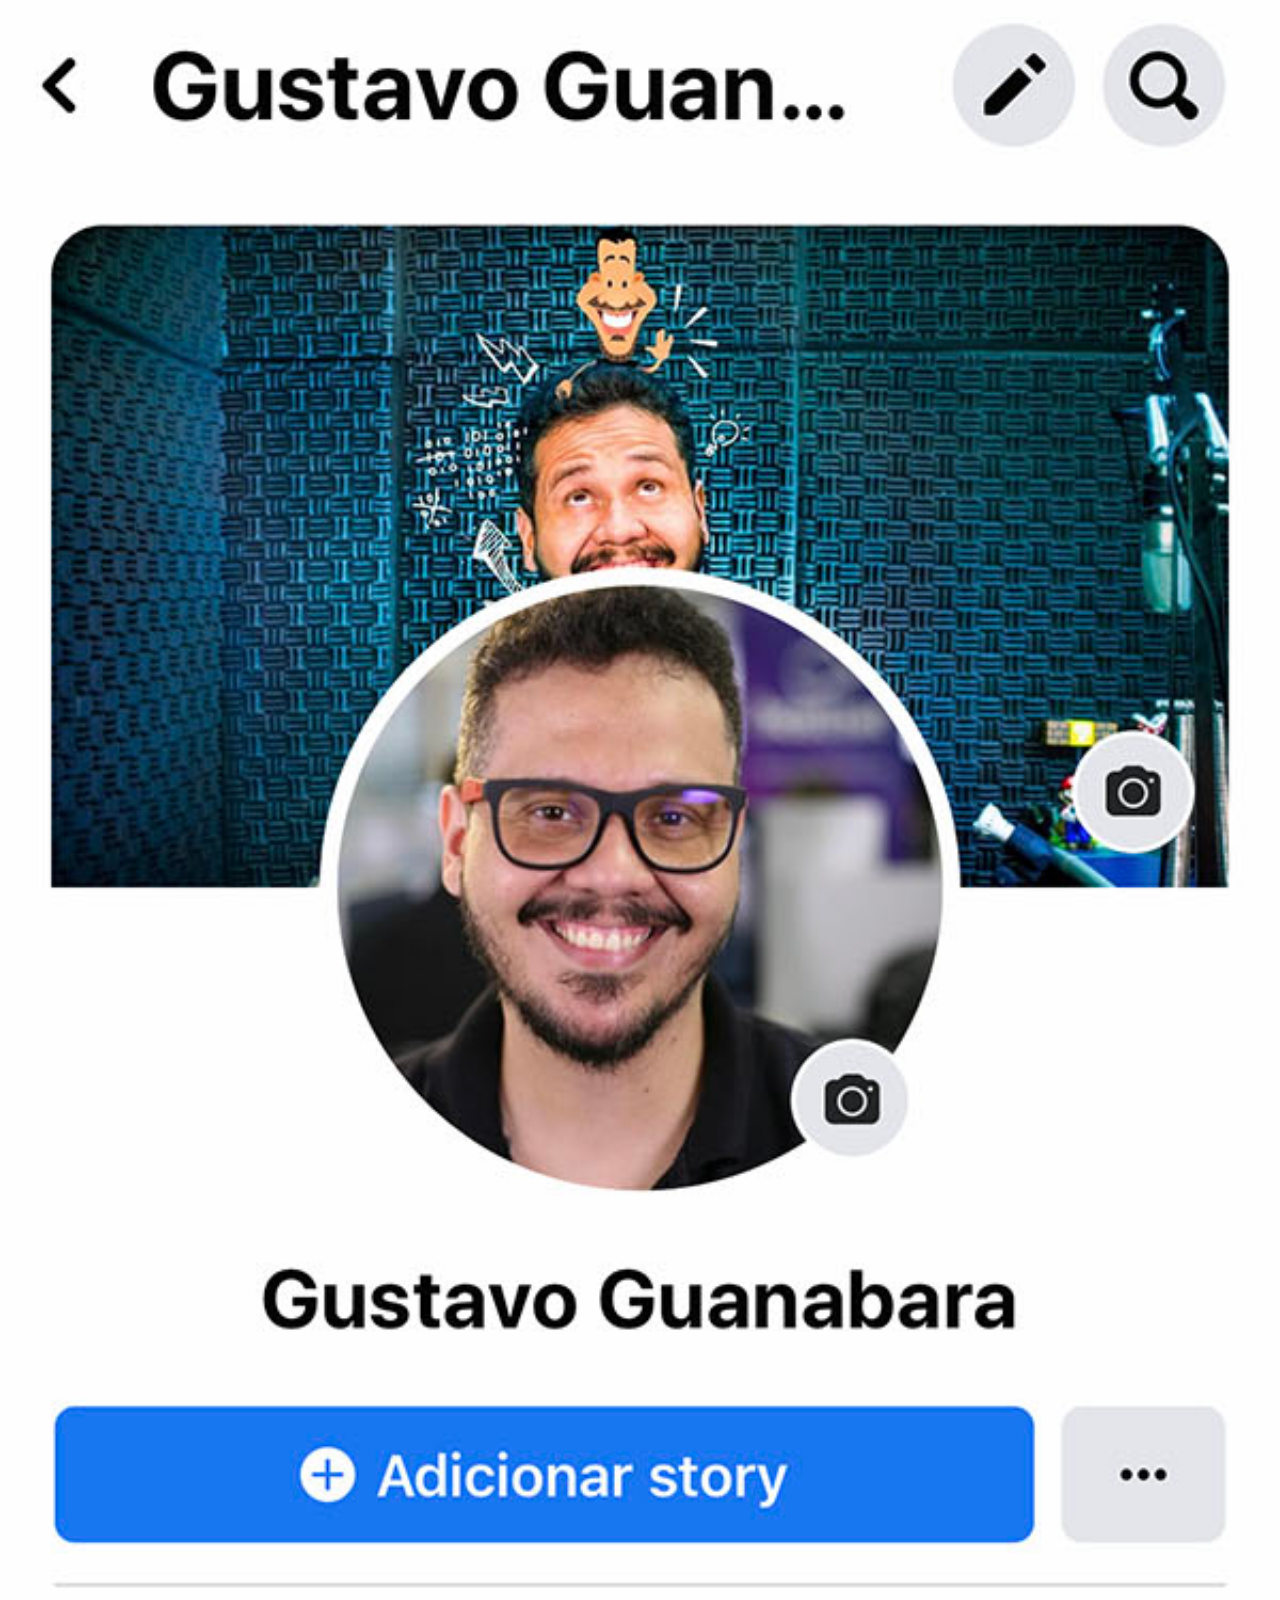
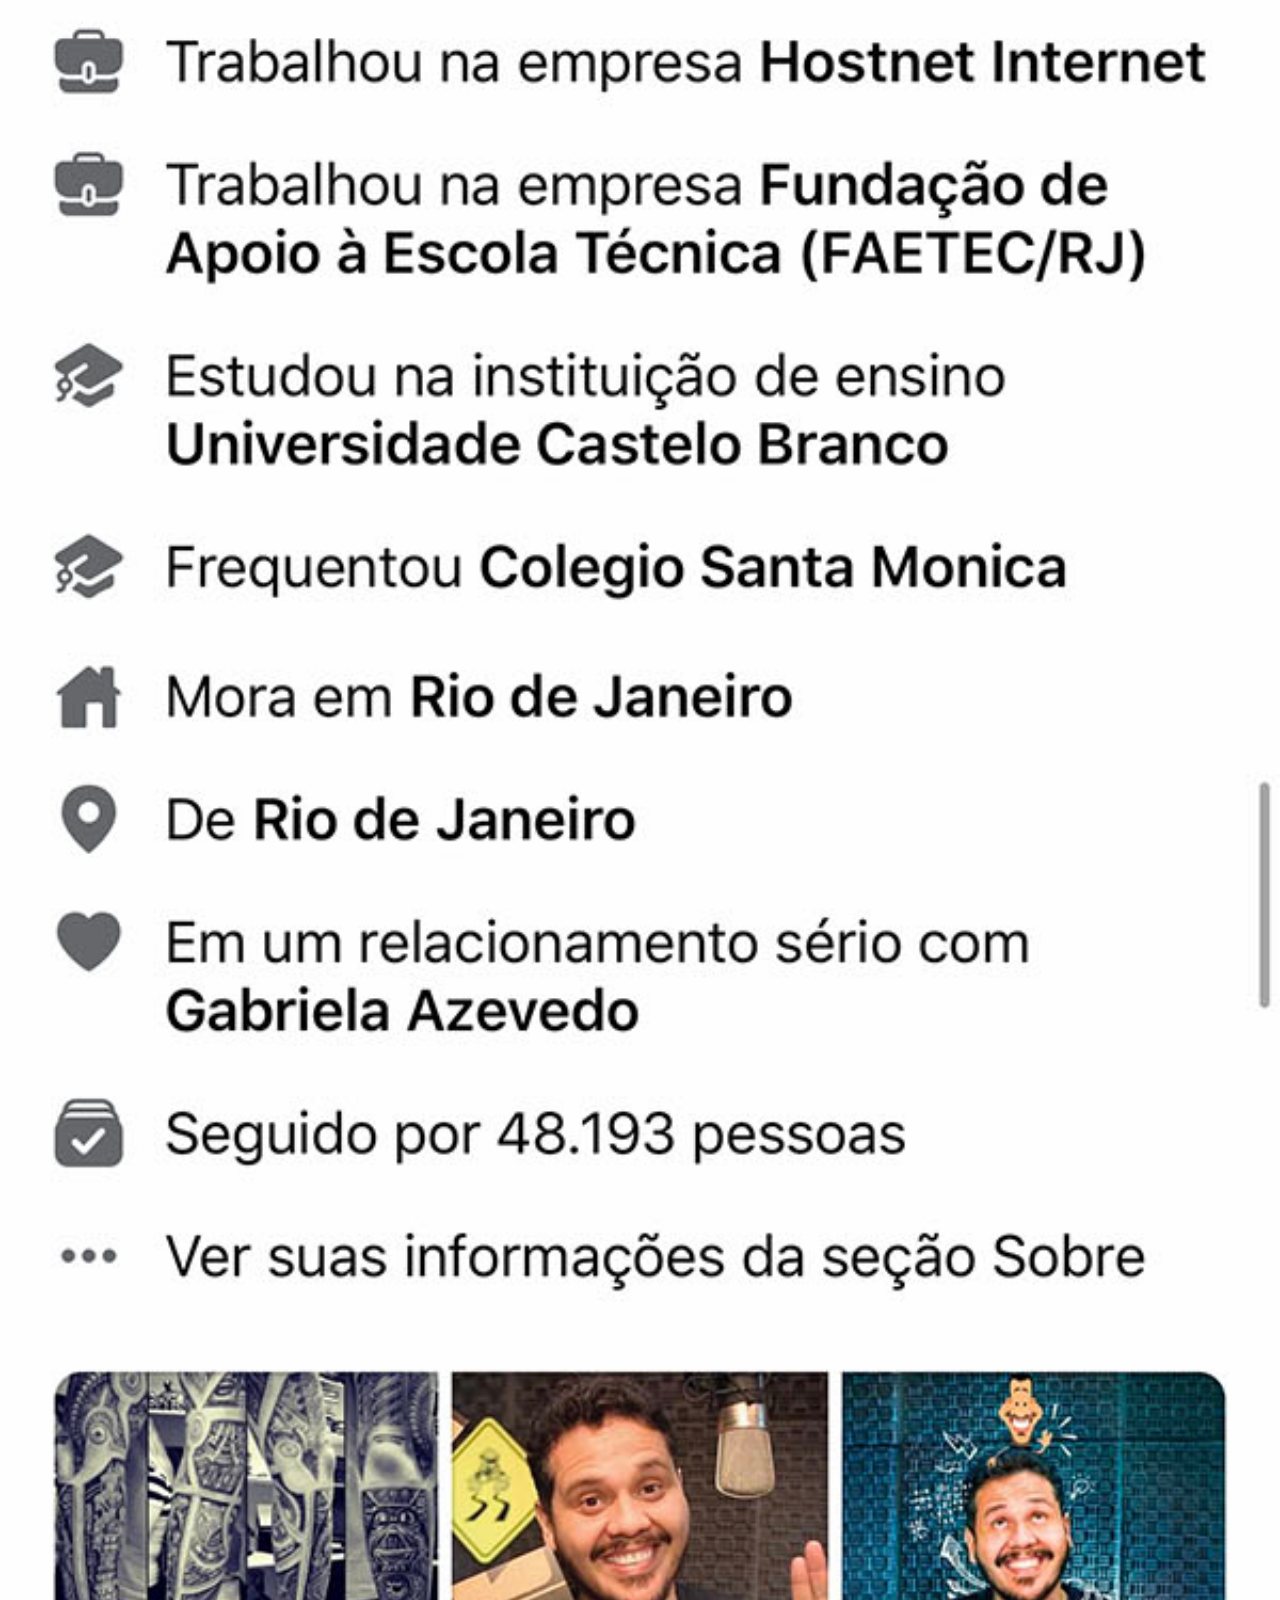
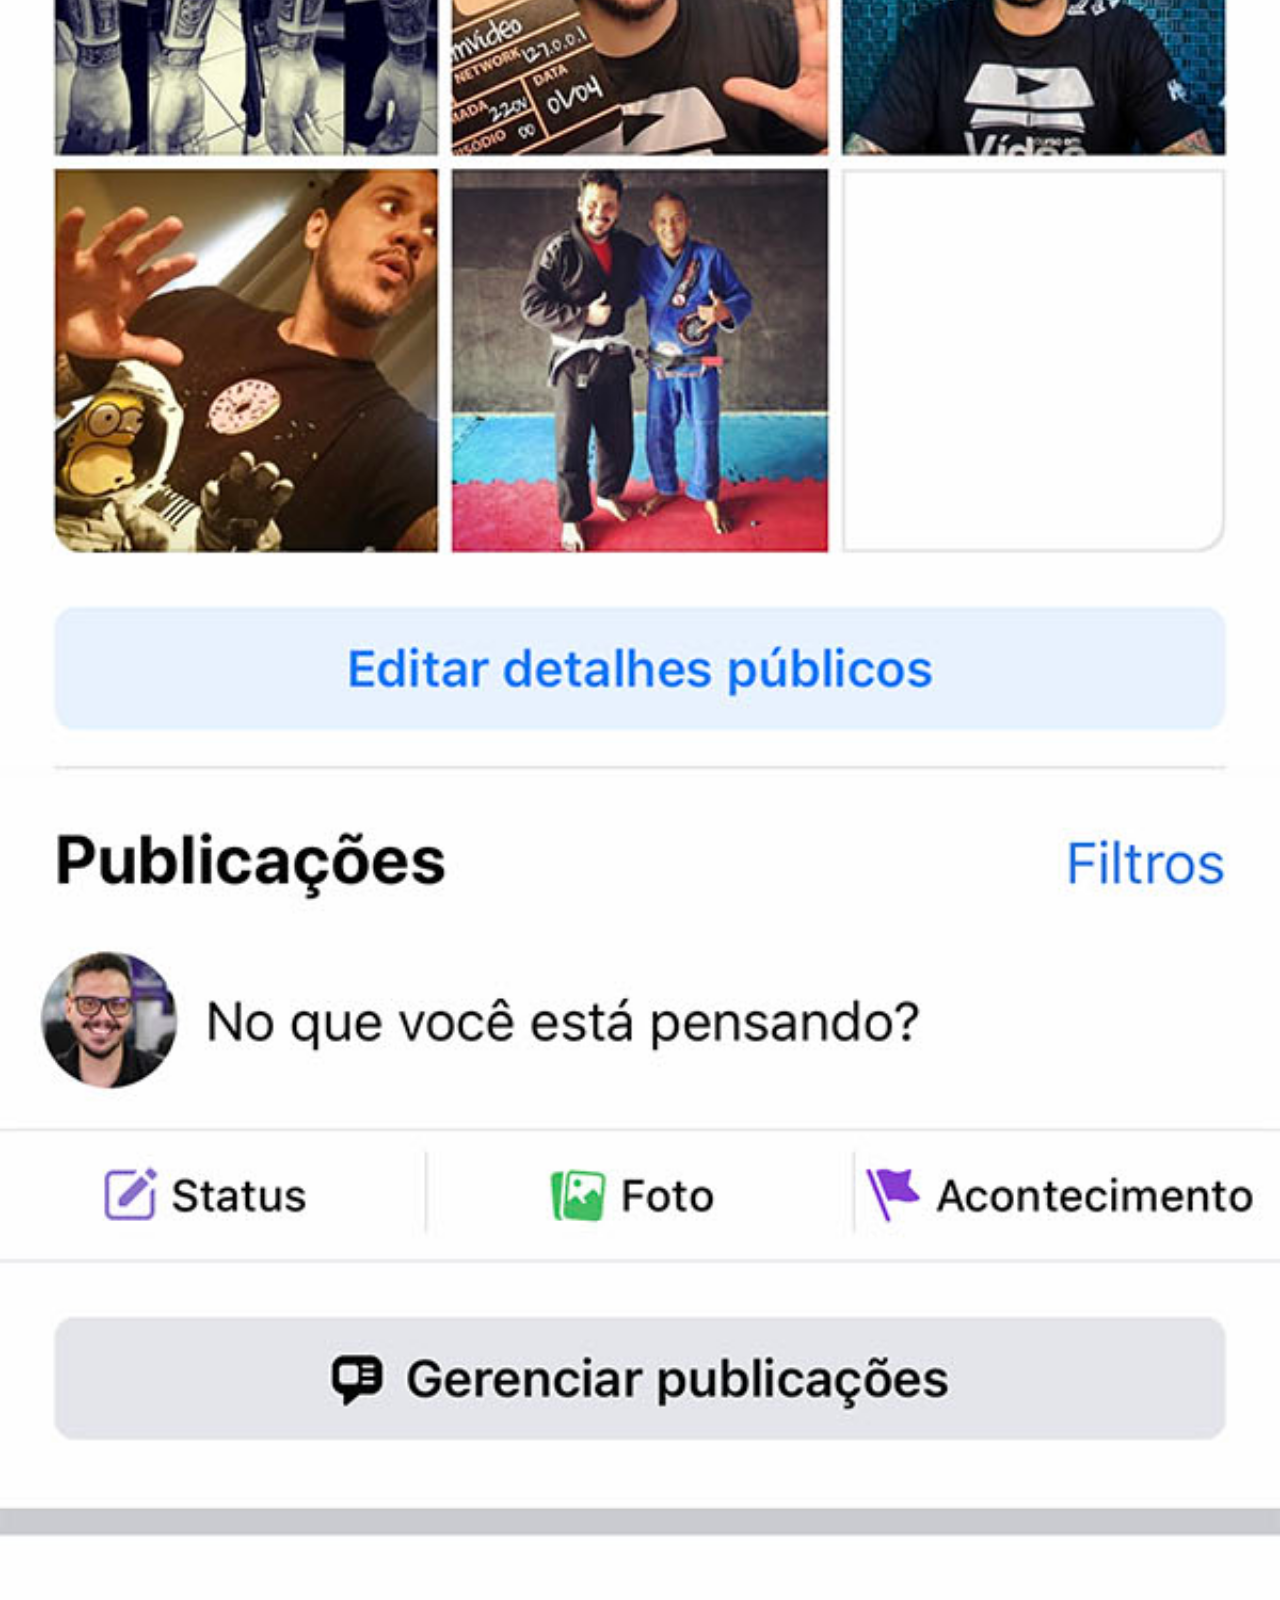
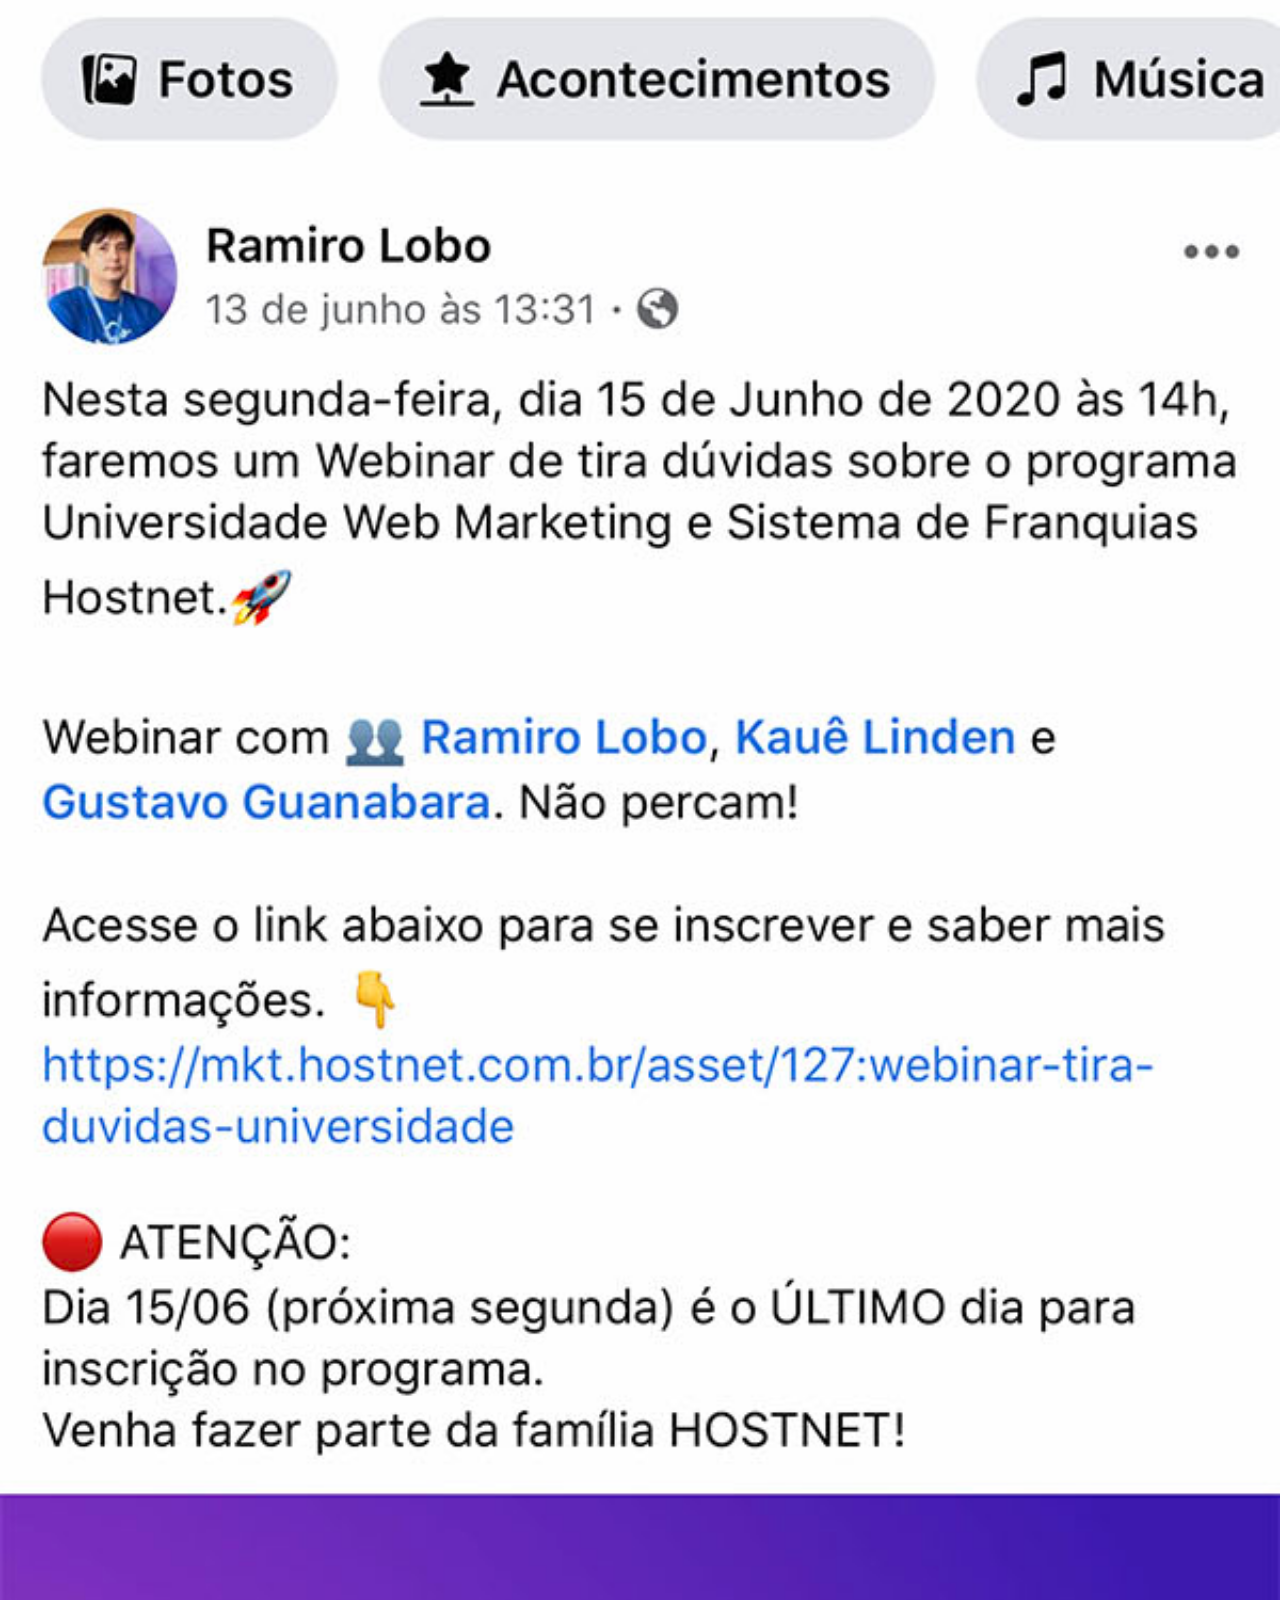
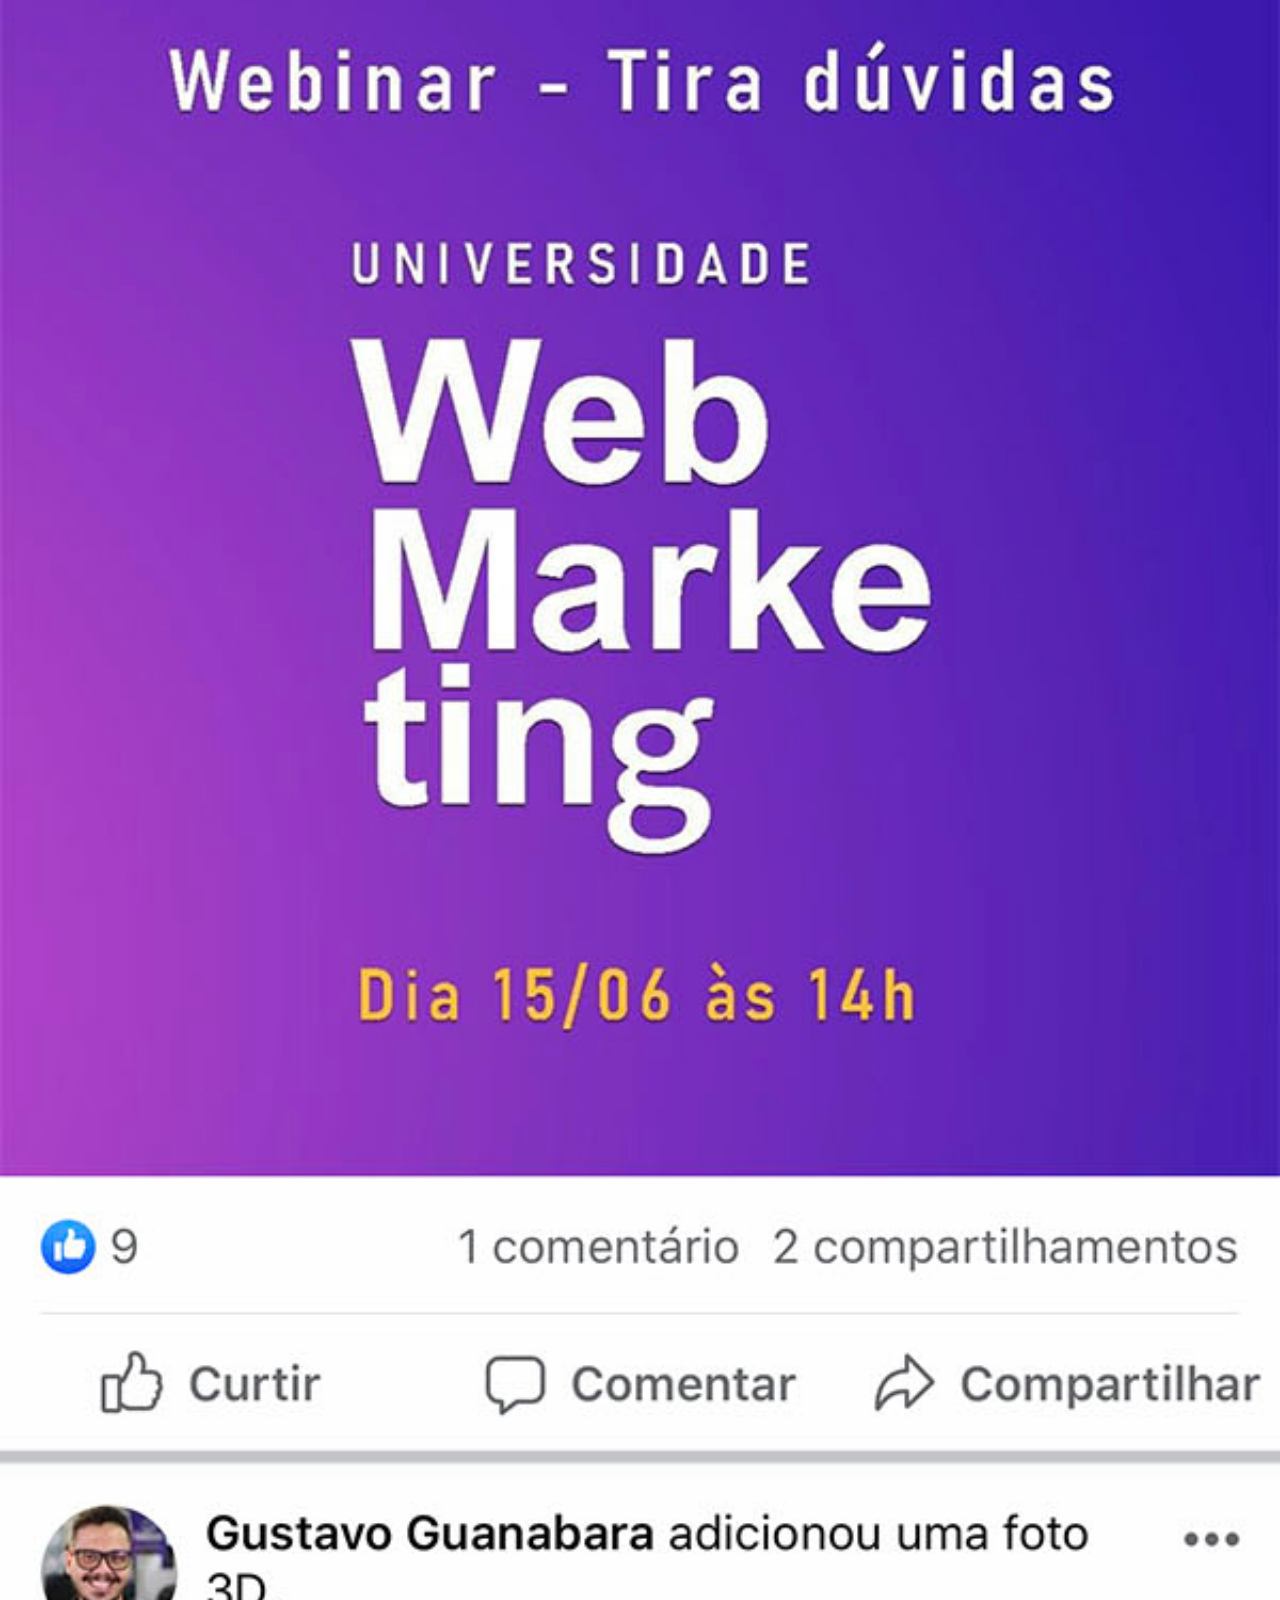
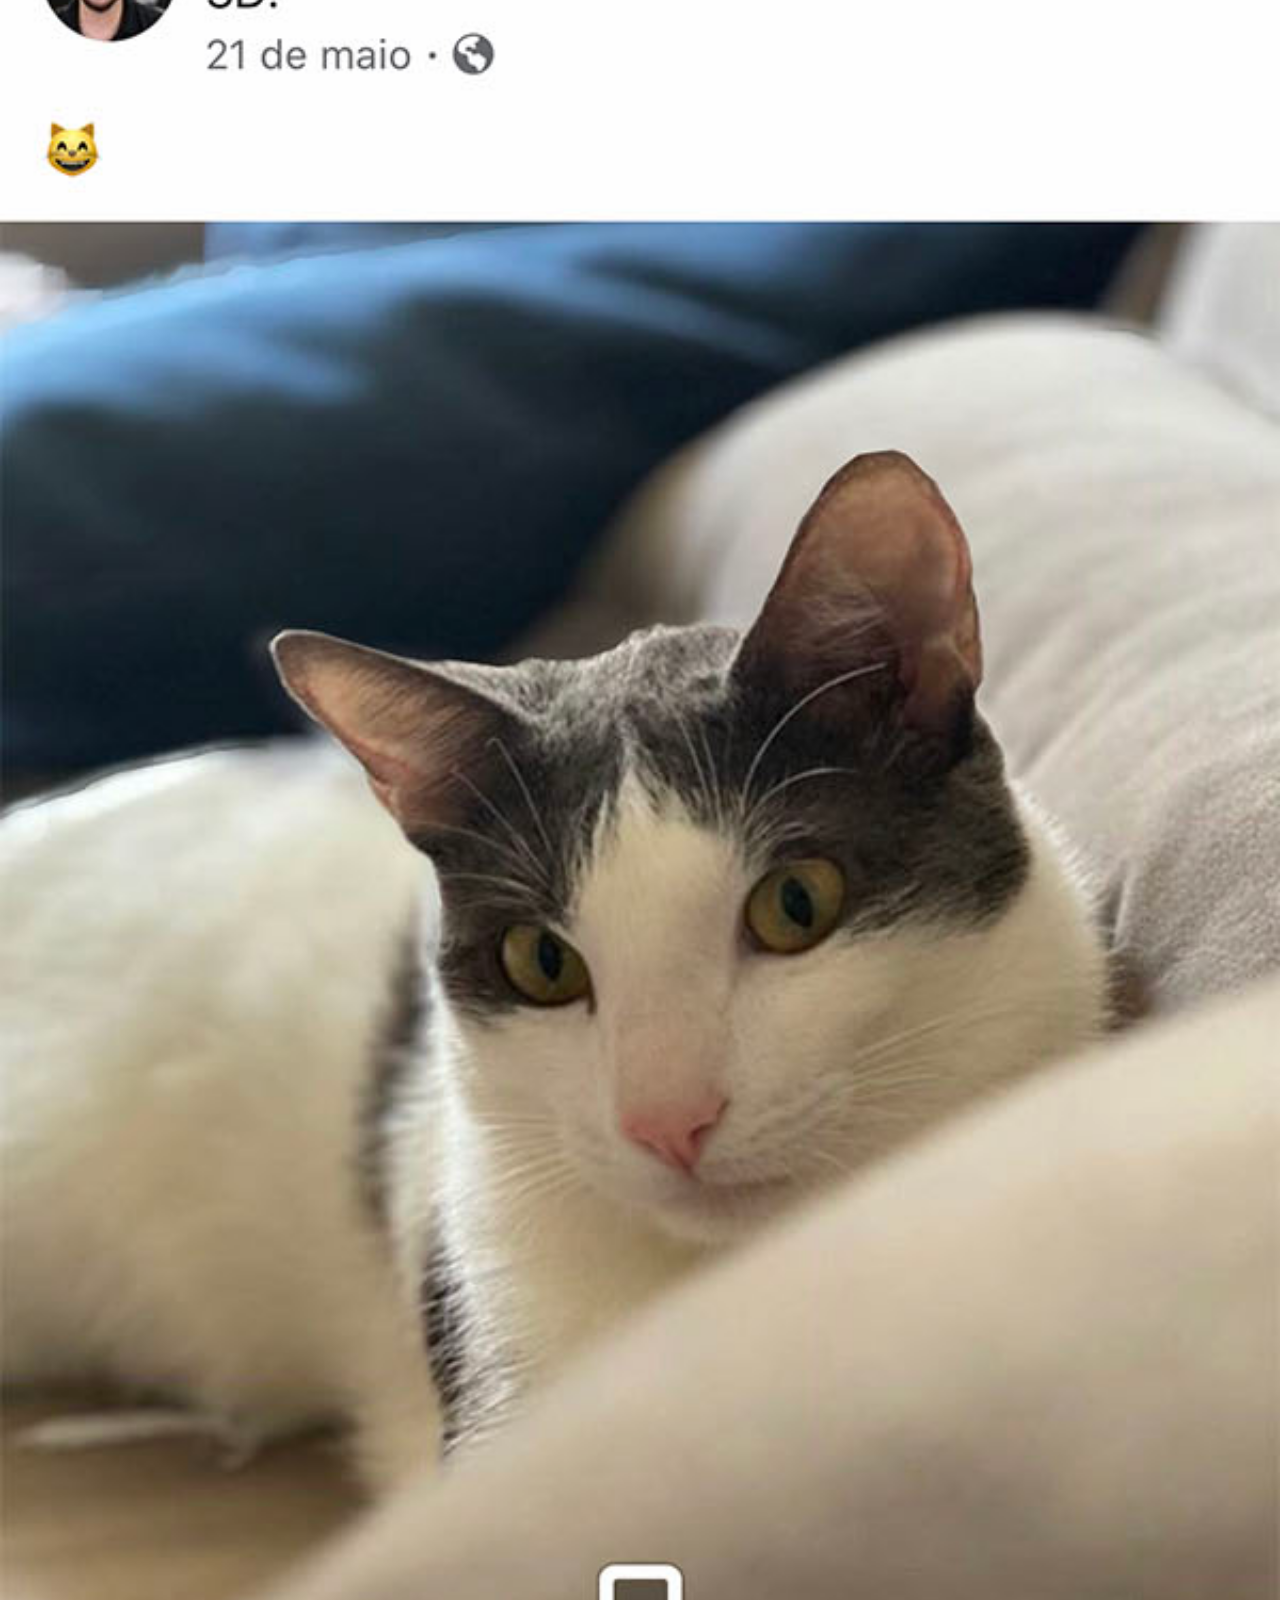
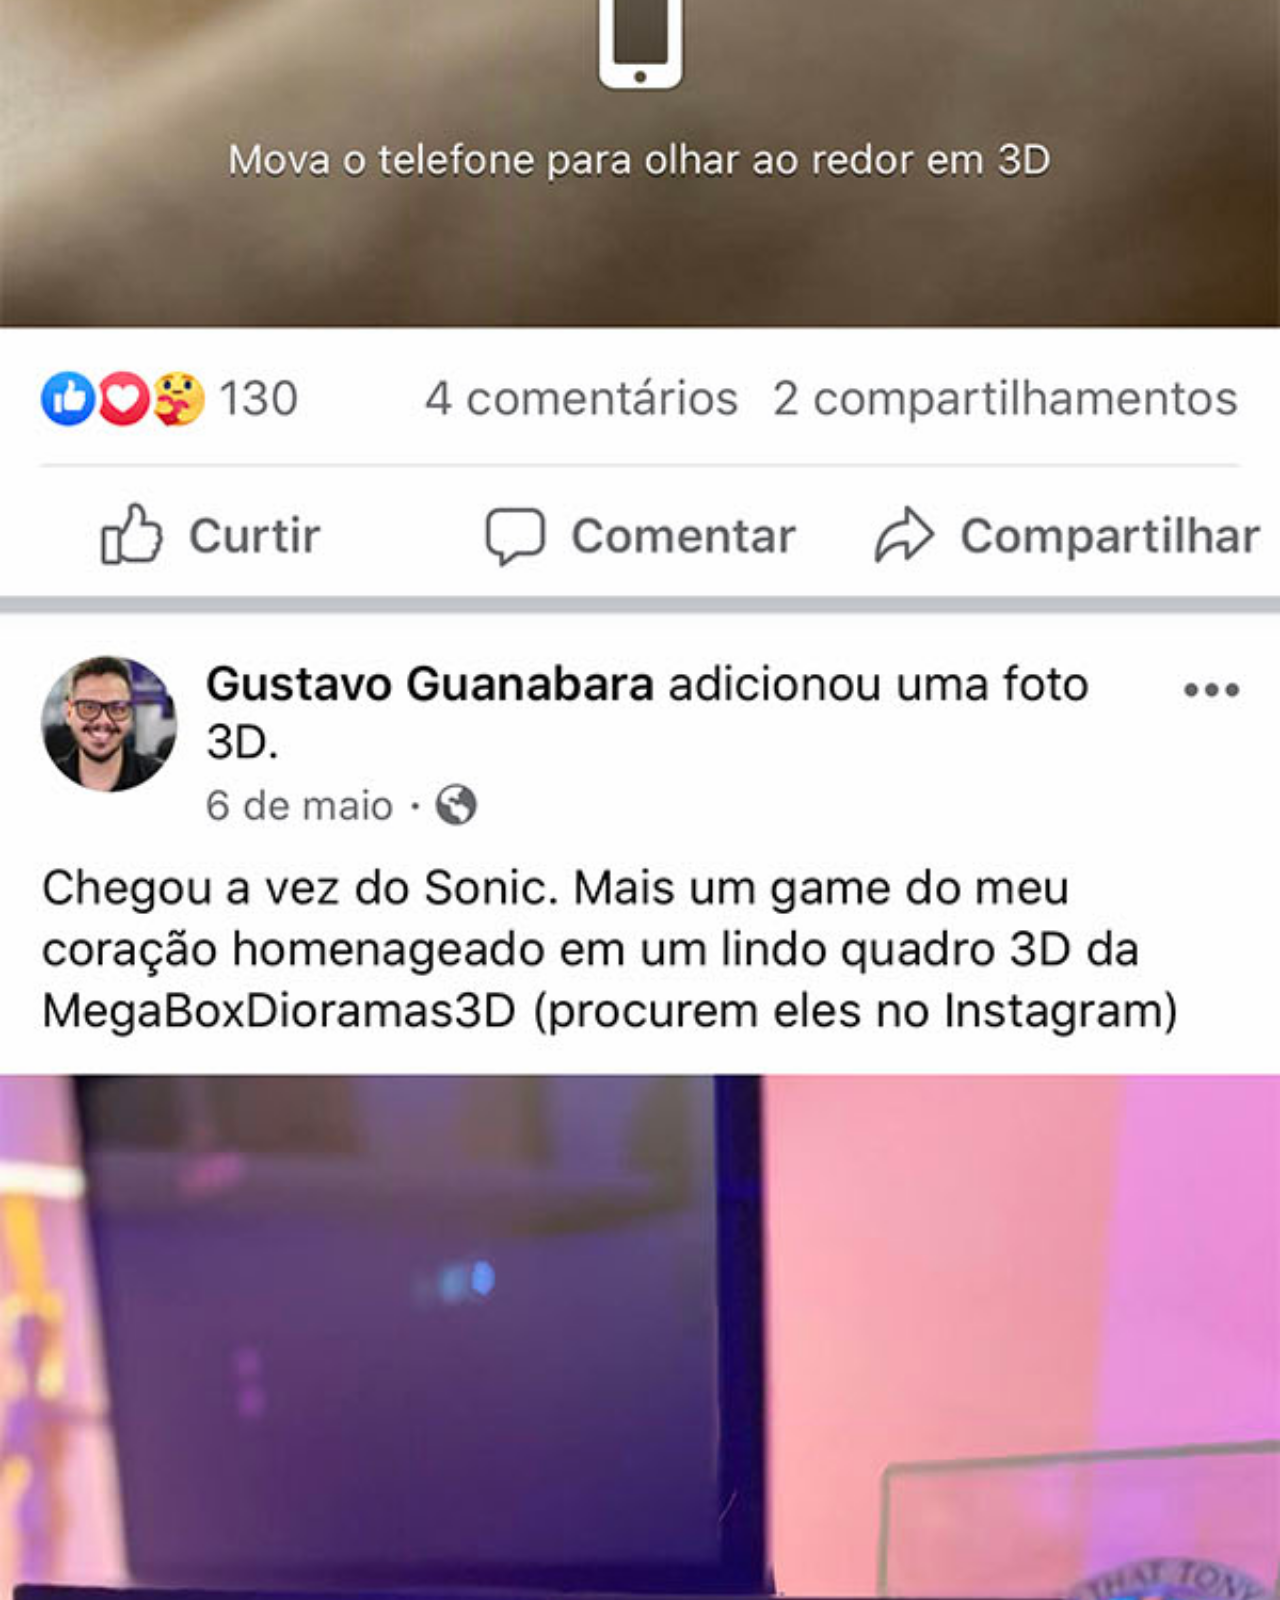
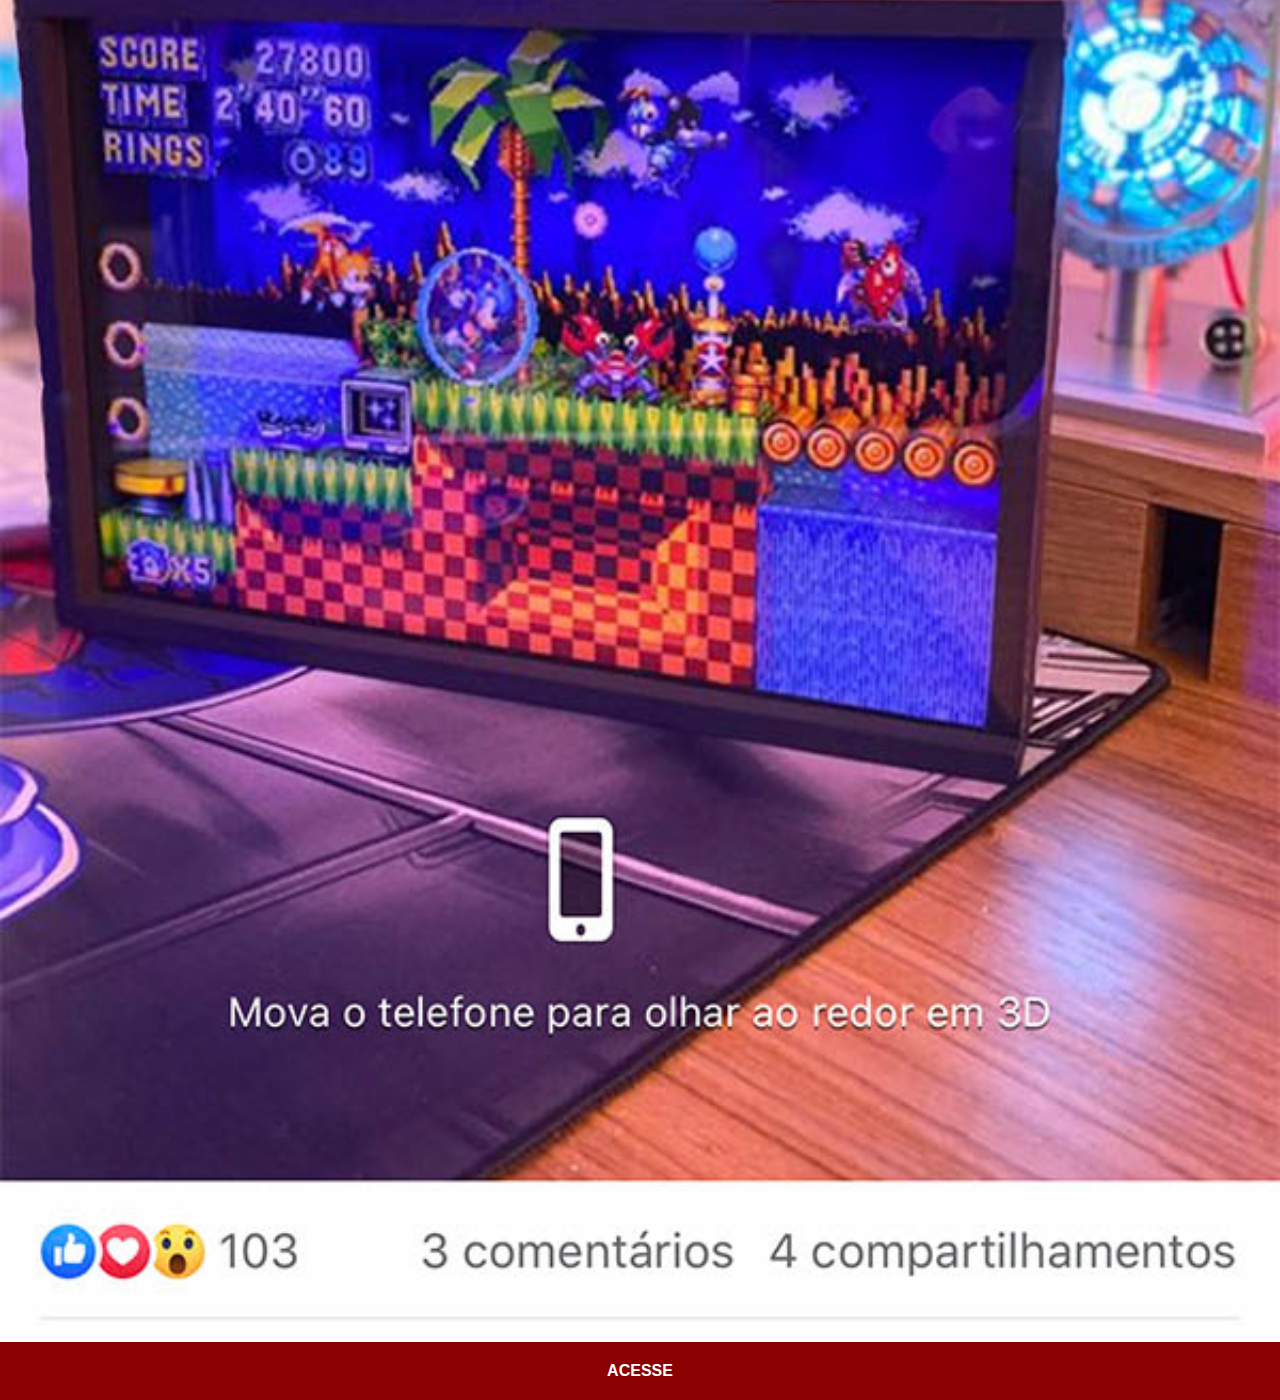
<file: face.html>
<!DOCTYPE html>
<html lang="pt-br">
<head>
    <meta charset="UTF-8">
    <meta name="viewport" content="width=device-width, initial-scale=1.0">
    <link rel="stylesheet" href="estilos/social.css">
    <title>Document</title>
</head>
<body>
    <img src="imagens/tela-facebook.jpg" alt="">
    <a href="https://www.facebook.com/CursosEmVideo" target="_blank">ACESSE</a>
    
</body>
</html>
</file>
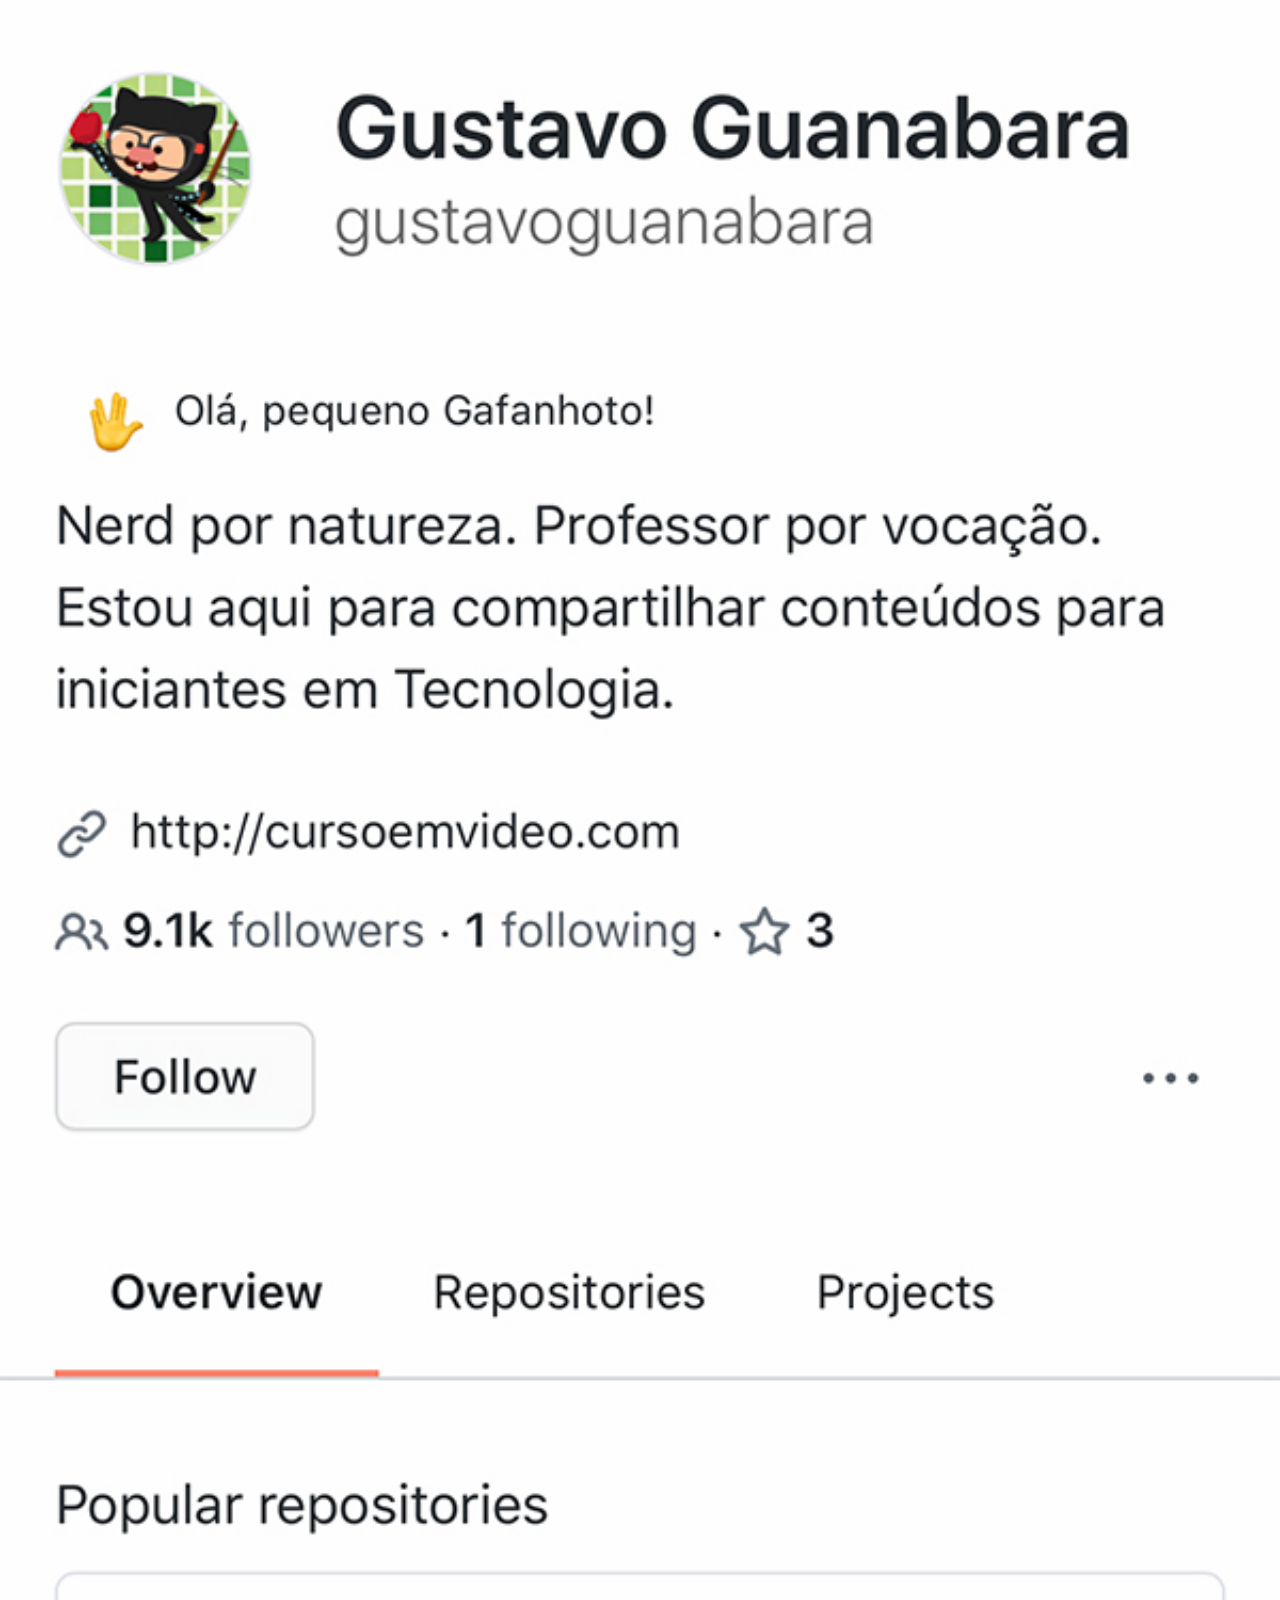
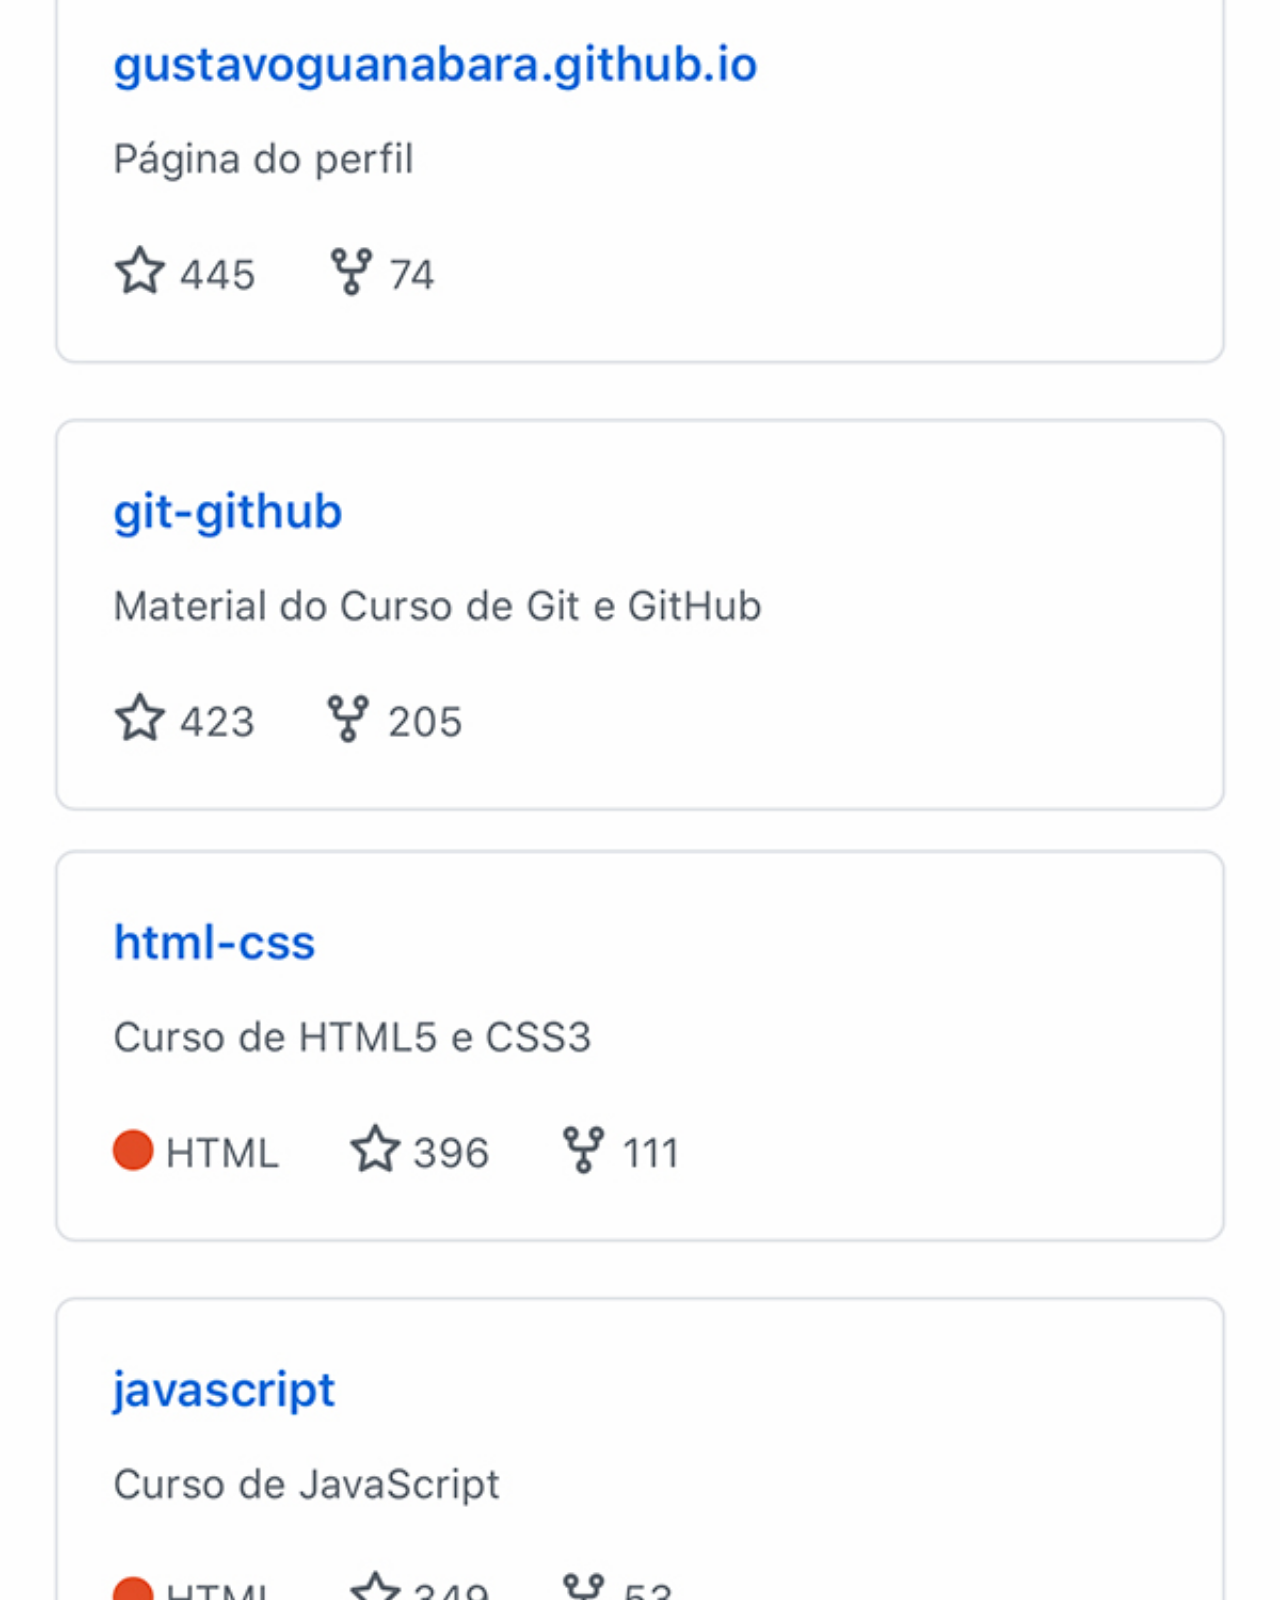
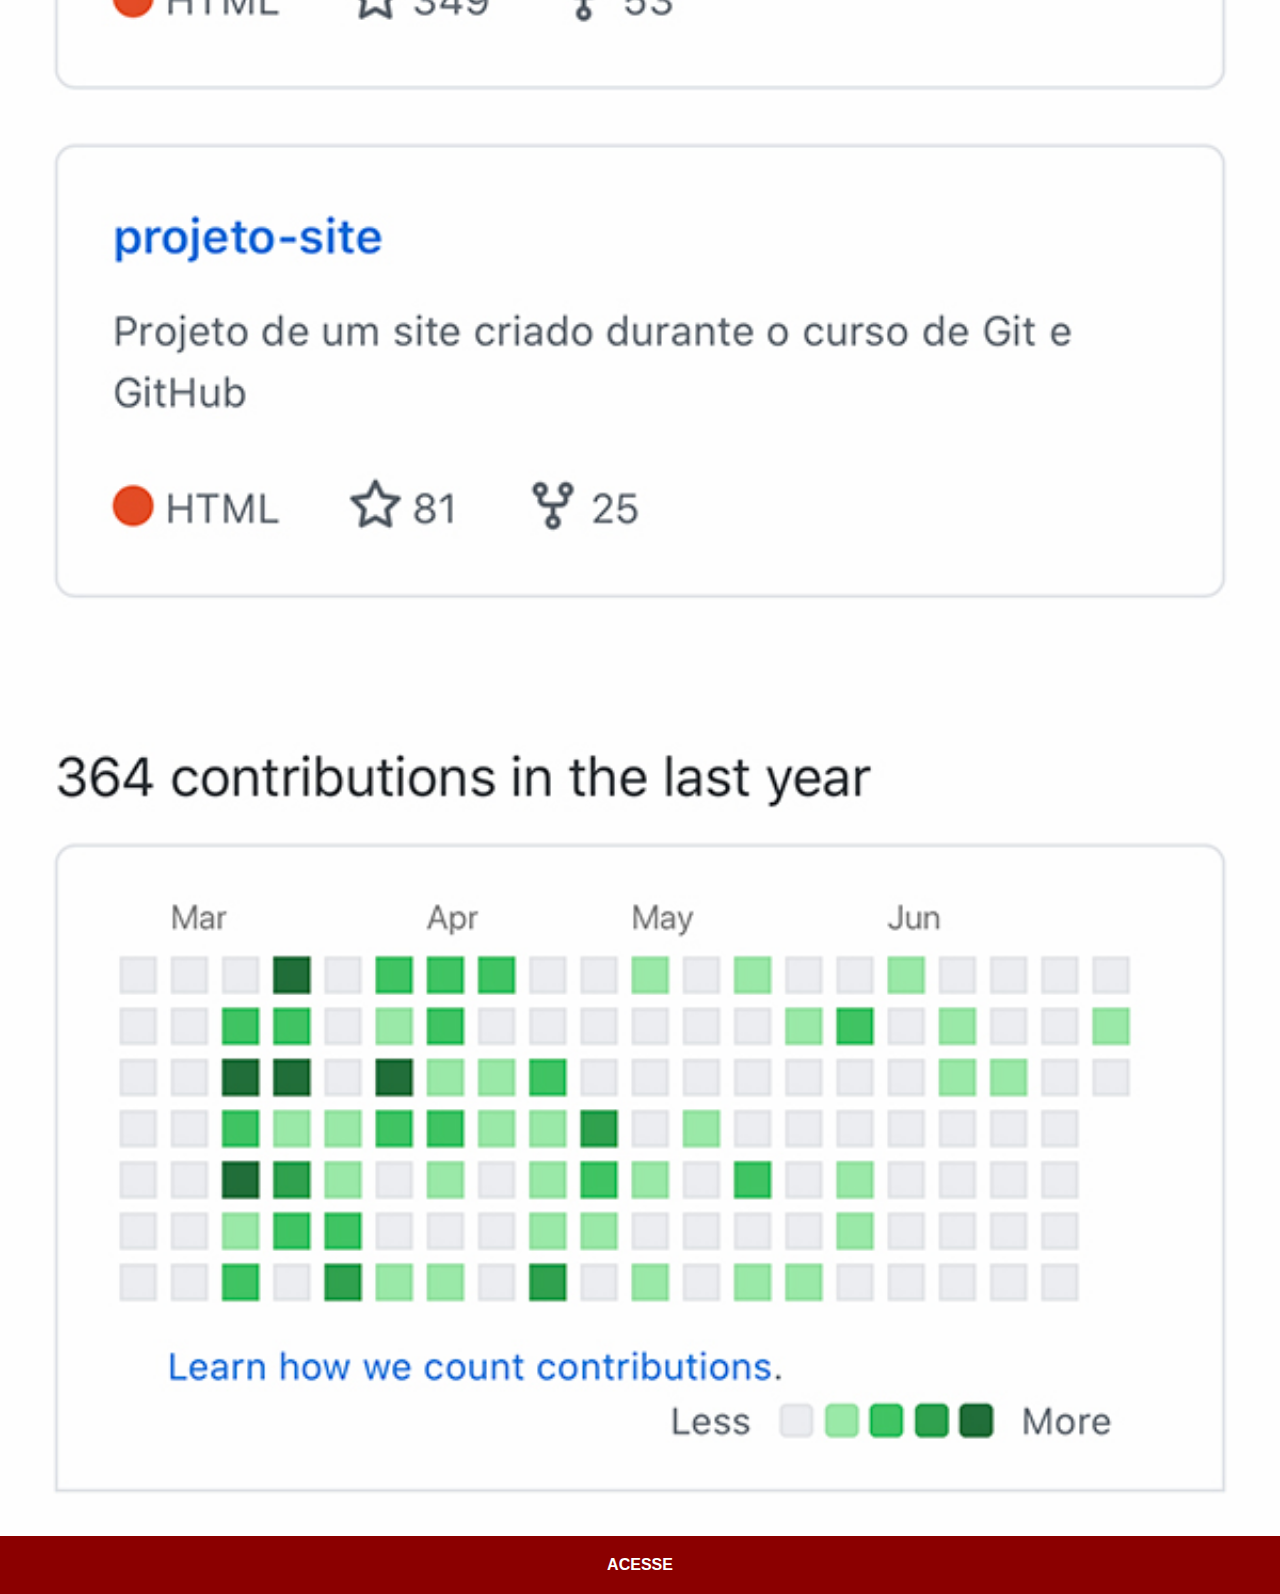
<file: github.html>
<!DOCTYPE html>
<html lang="pt-br">
<head>
    <meta charset="UTF-8">
    <meta name="viewport" content="width=device-width, initial-scale=1.0">
    <title>Document</title>
    <link rel="stylesheet" href="estilos/social.css">
</head>
<body>
    <img src="imagens/tela-github.jpg" alt="Github">
    <a href="https://github.com/gustavoguanabara" target="_blank">ACESSE</a>
    
</body>
</html>
</file>
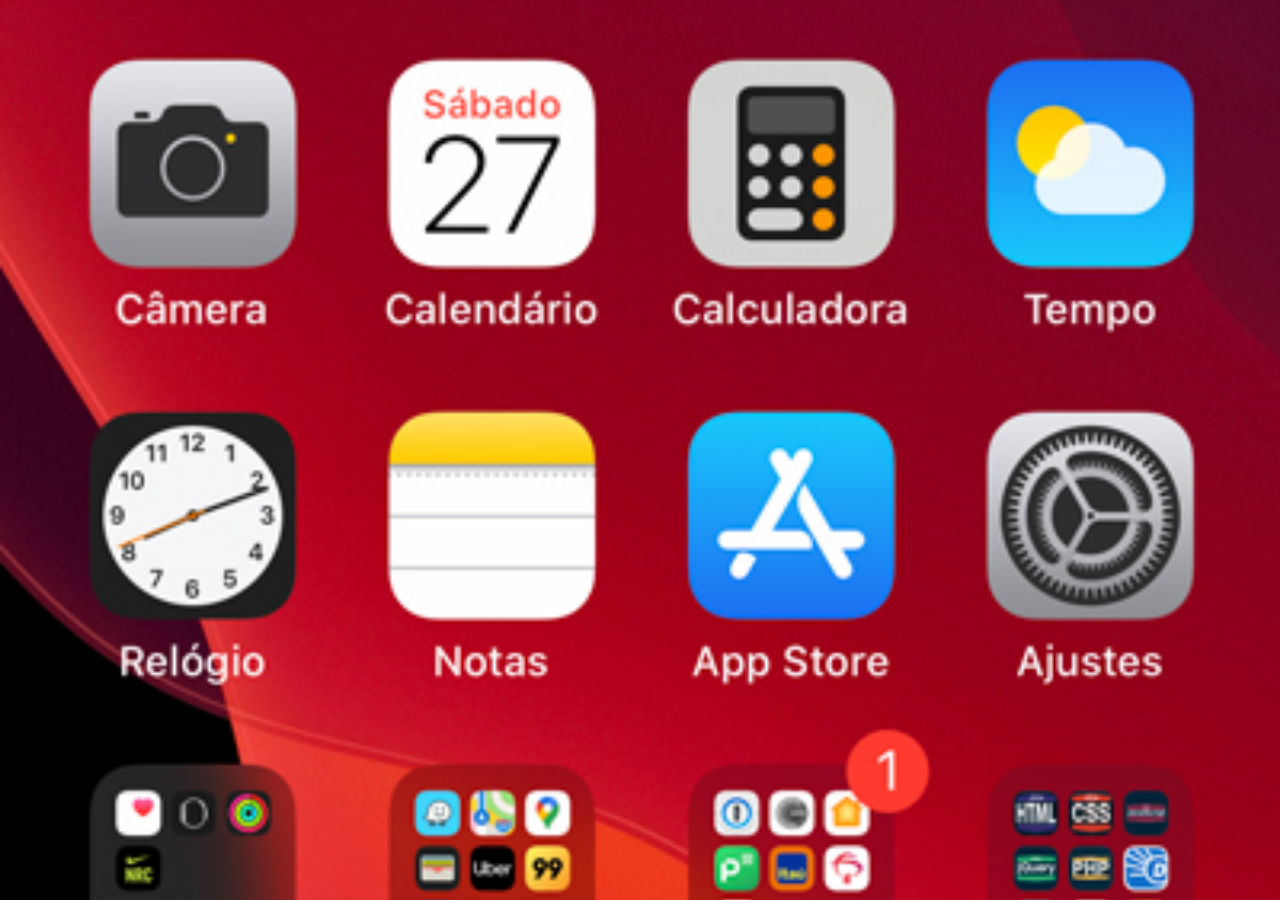
<file: home.html>
<!DOCTYPE html>
<html lang="pt-br">
<head>
    <meta charset="UTF-8">
    <meta name="viewport" content="width=device-width, initial-scale=1.0">
    <style>
        * {
            margin: 0px;
            padding: 0px;
        }
        body {
            width: 100vw;
            height: 100vh;
            background: black url("imagens/tela-home.jpg") no-repeat top center;
            background-size: cover;
            
        }
    </style>
    <title>Home</title>
</head>
<body>
    
</body>
</html>
</file>
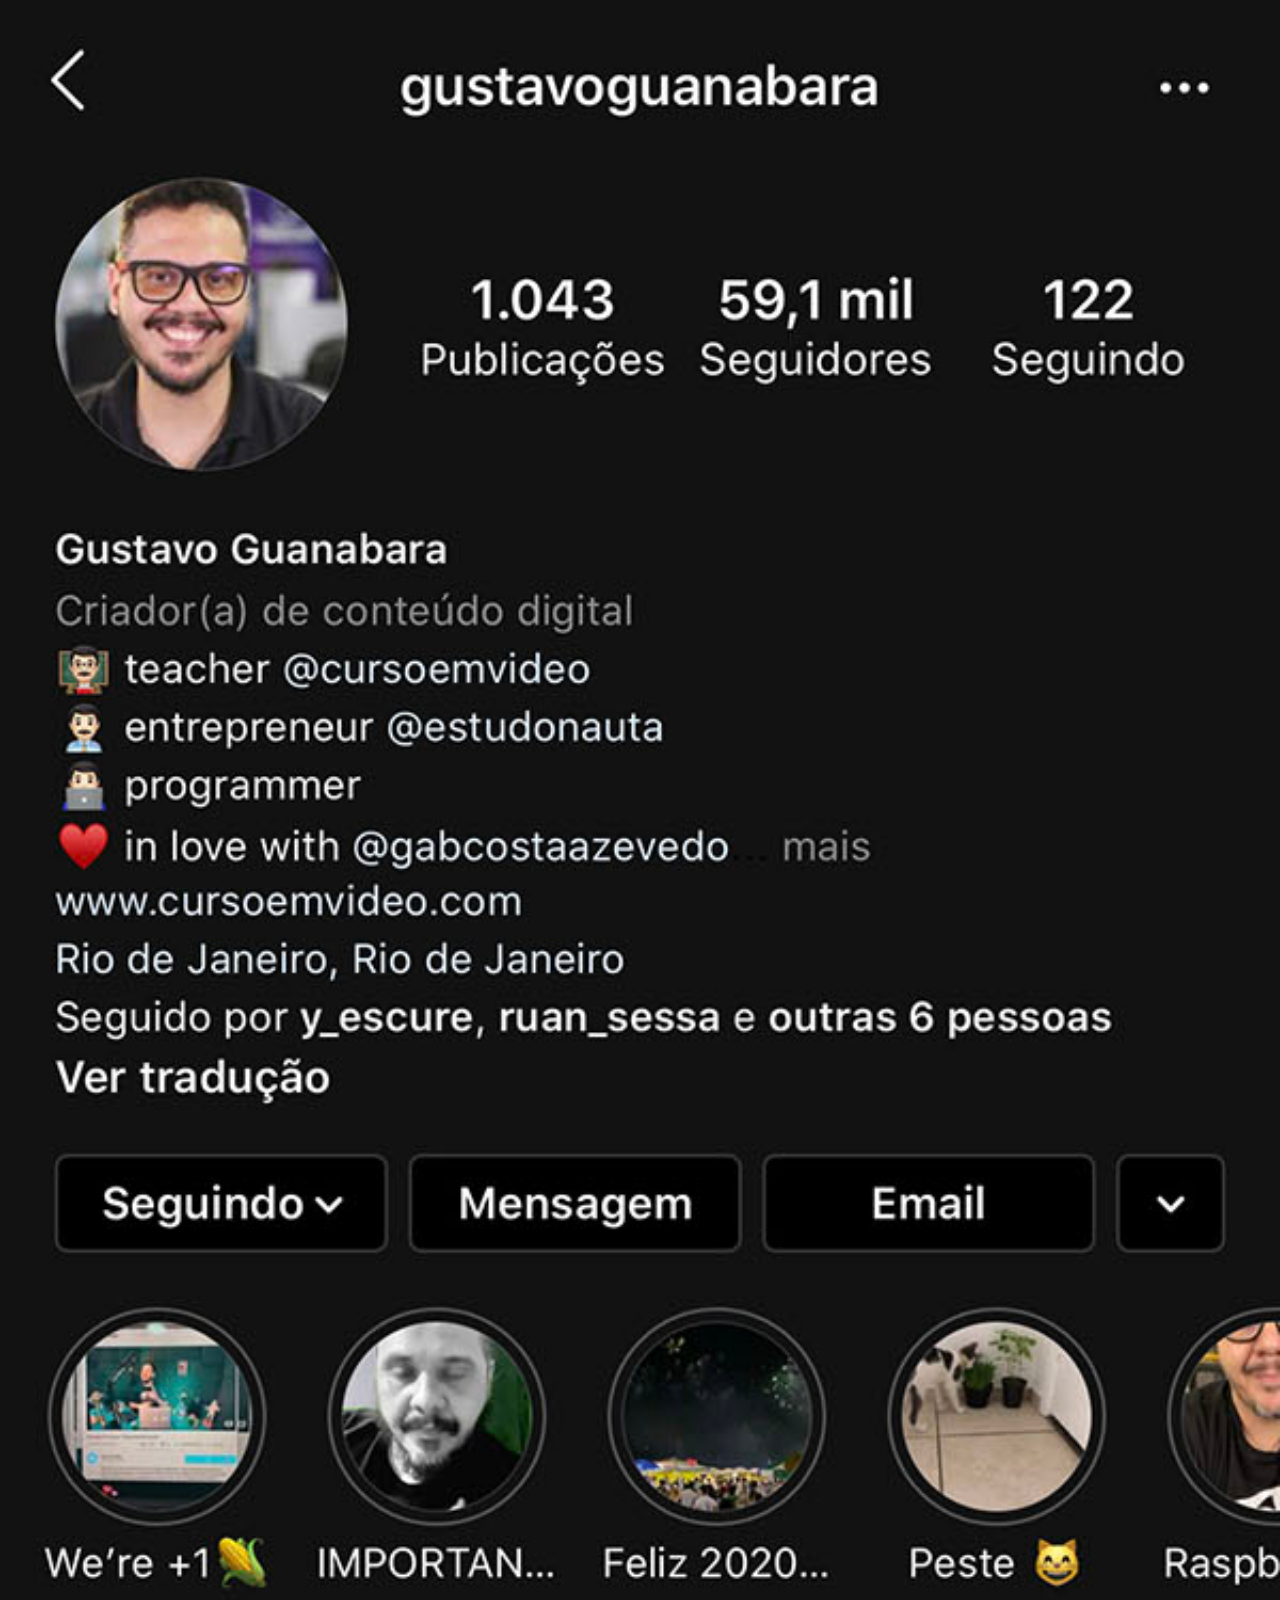
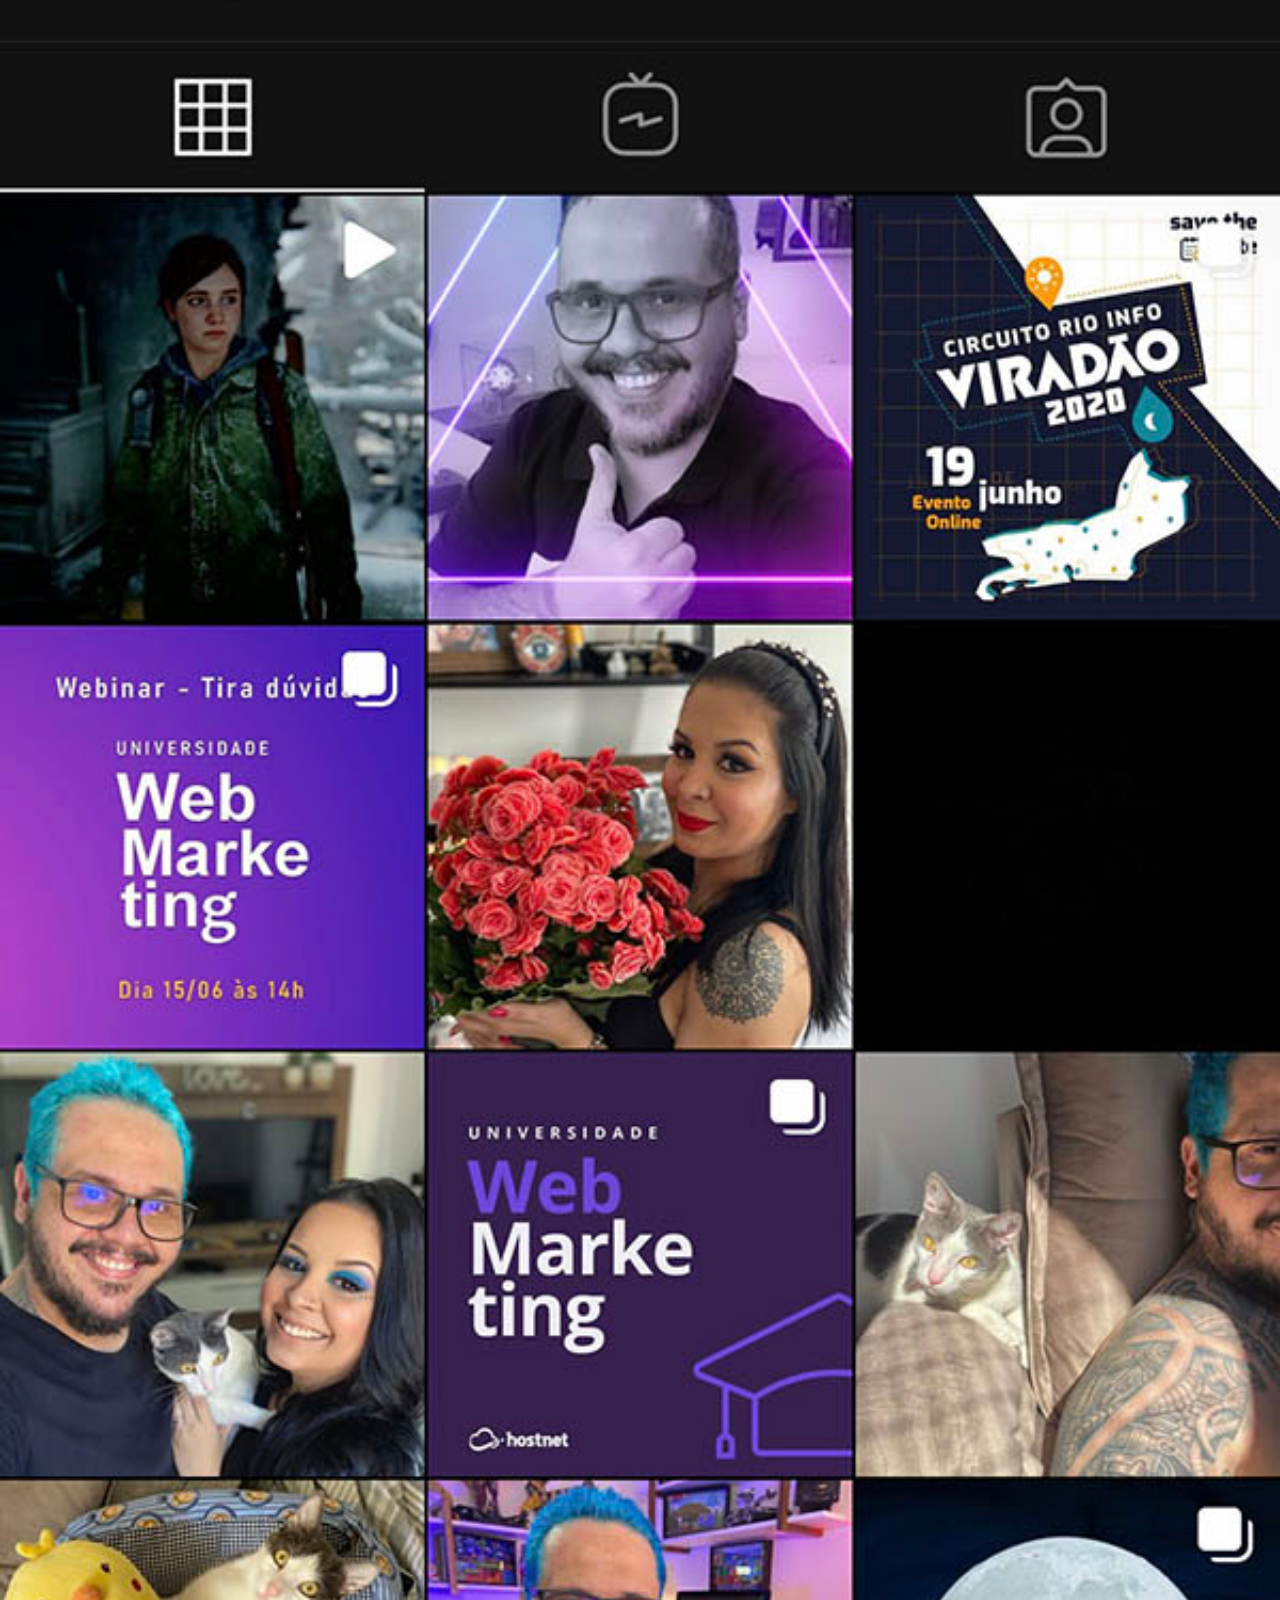
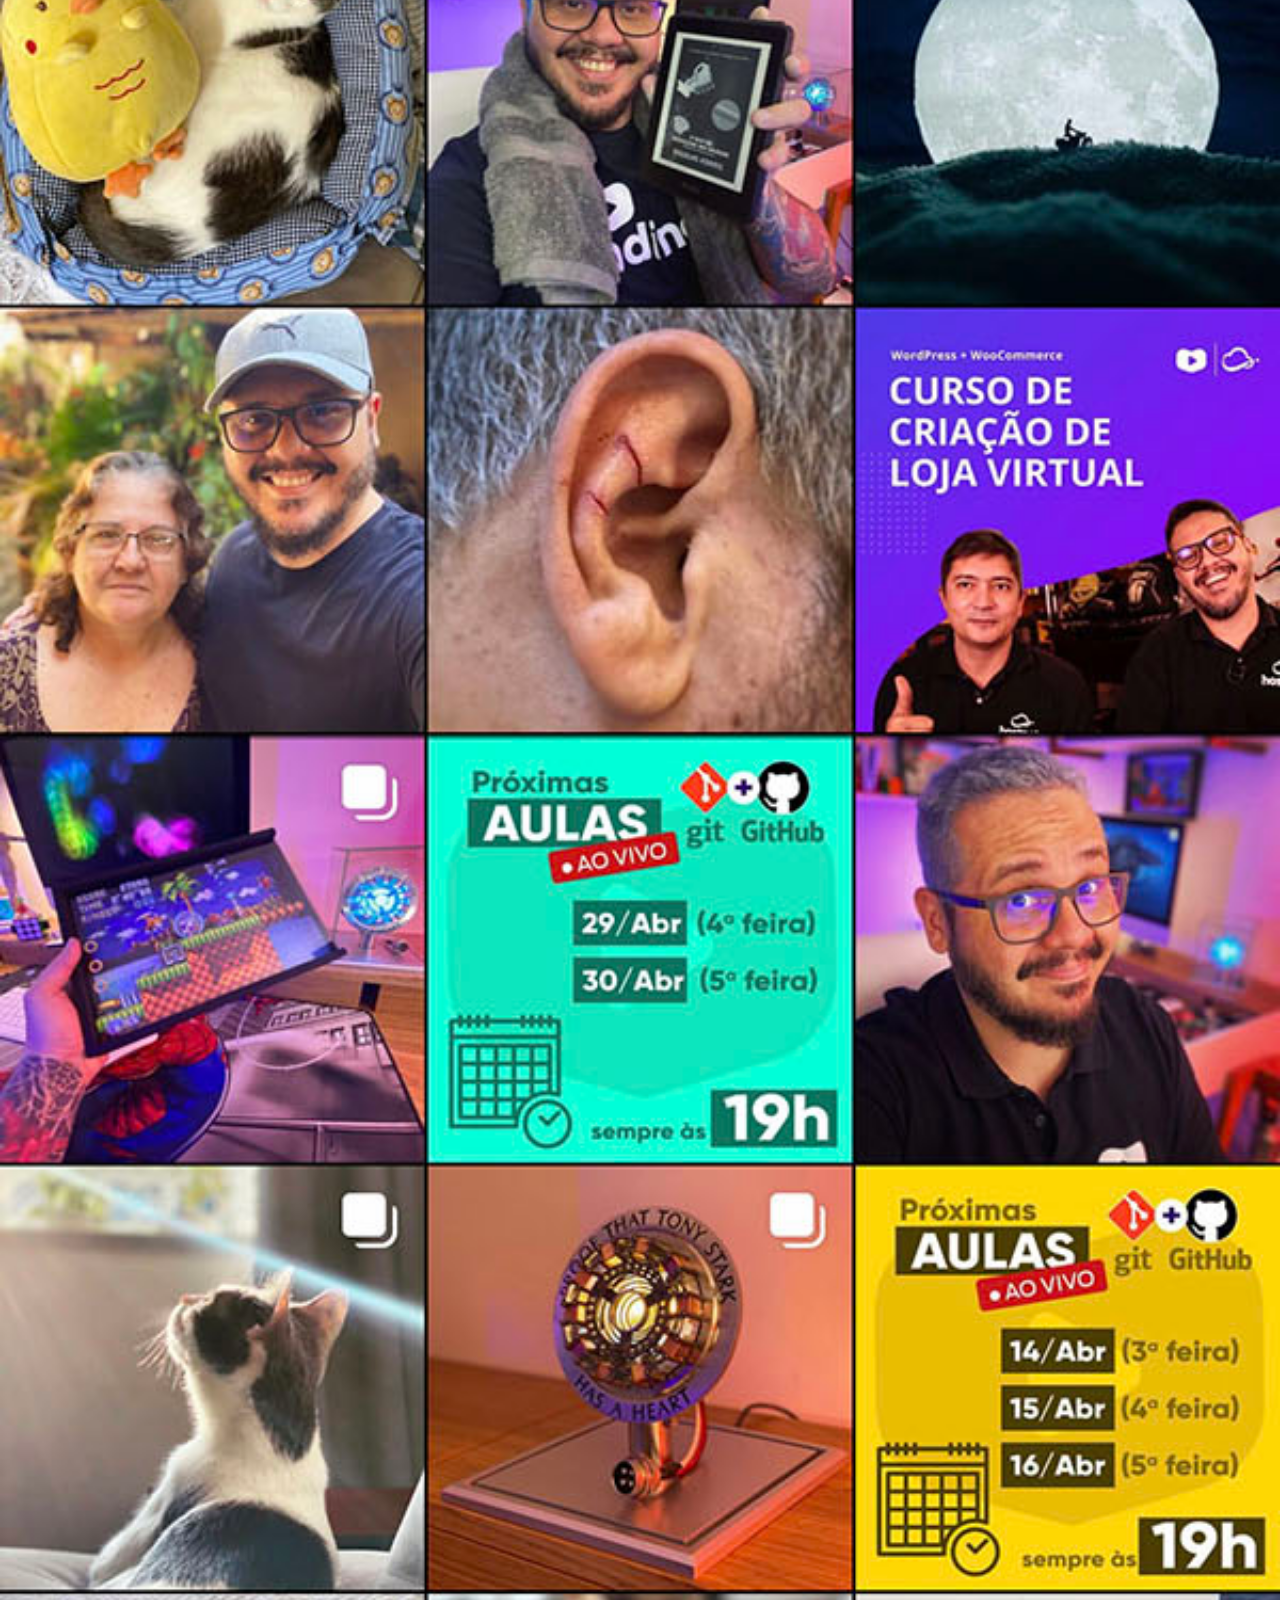
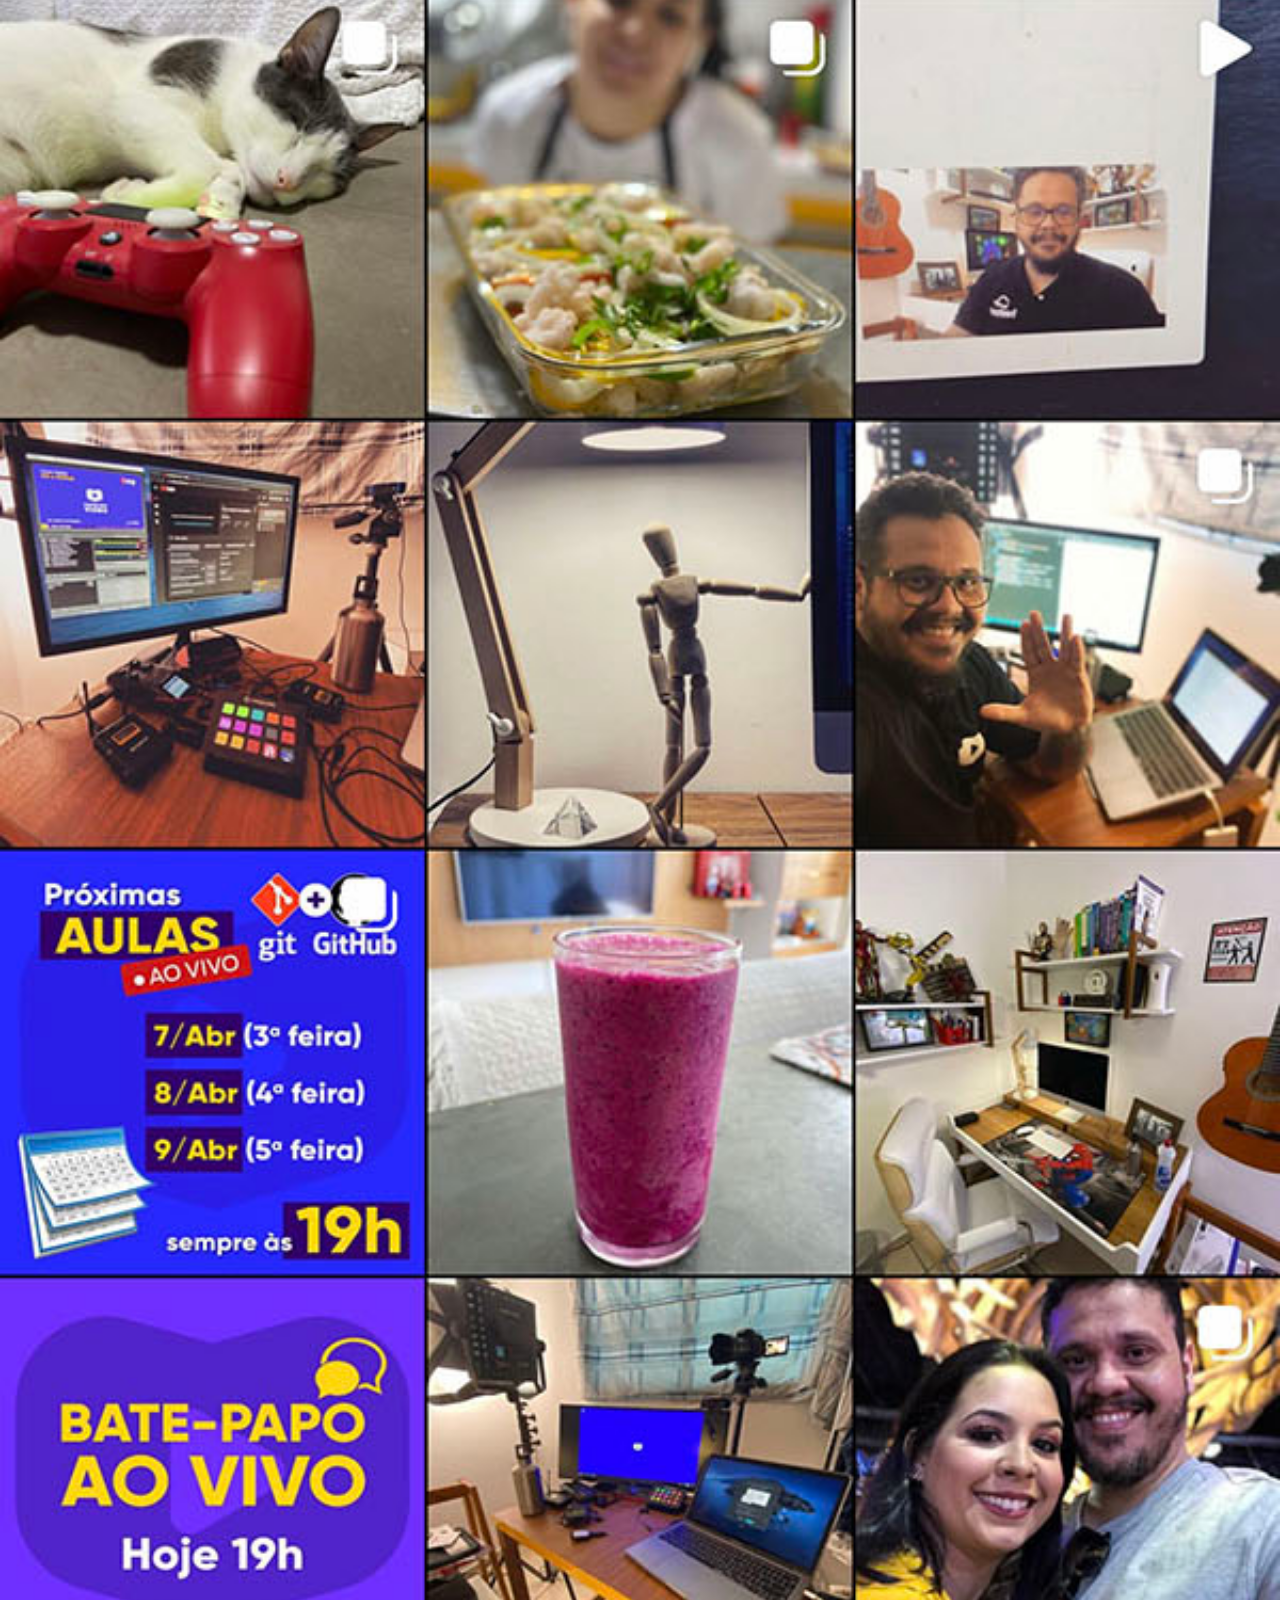
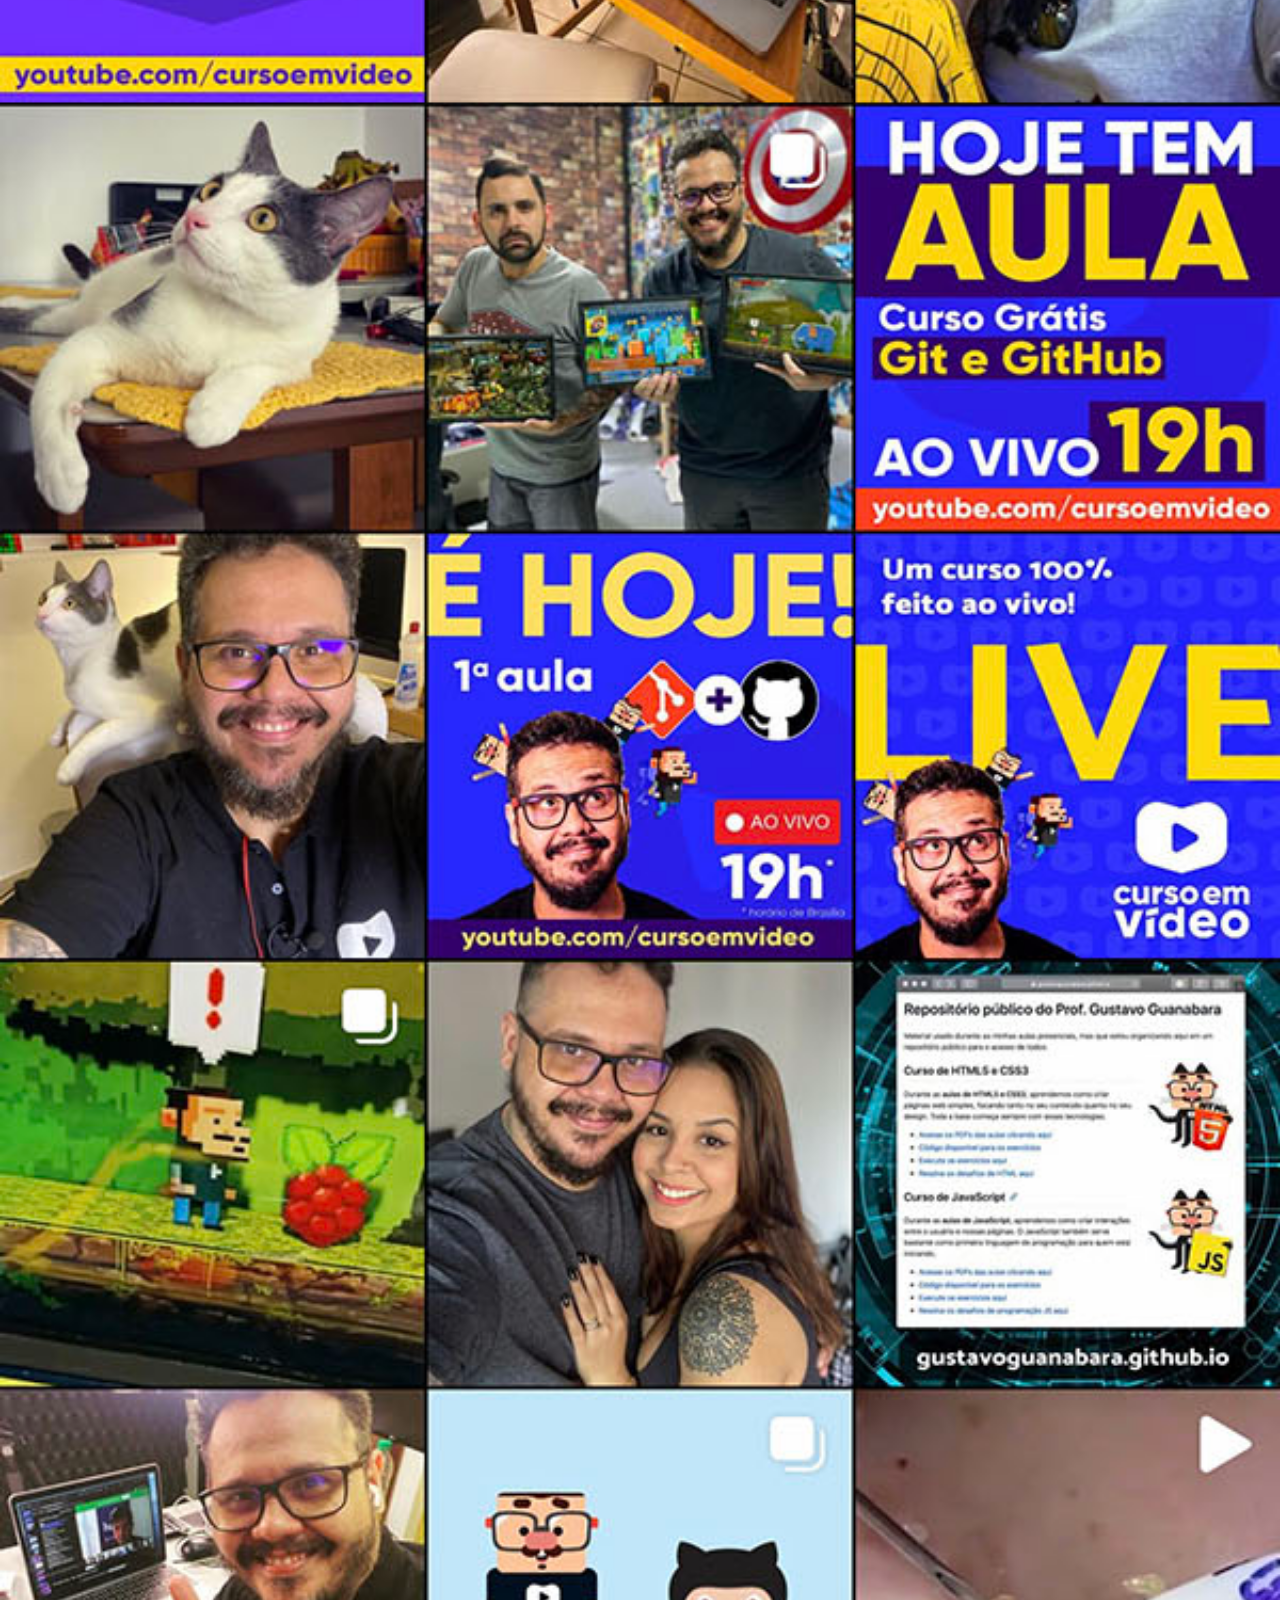
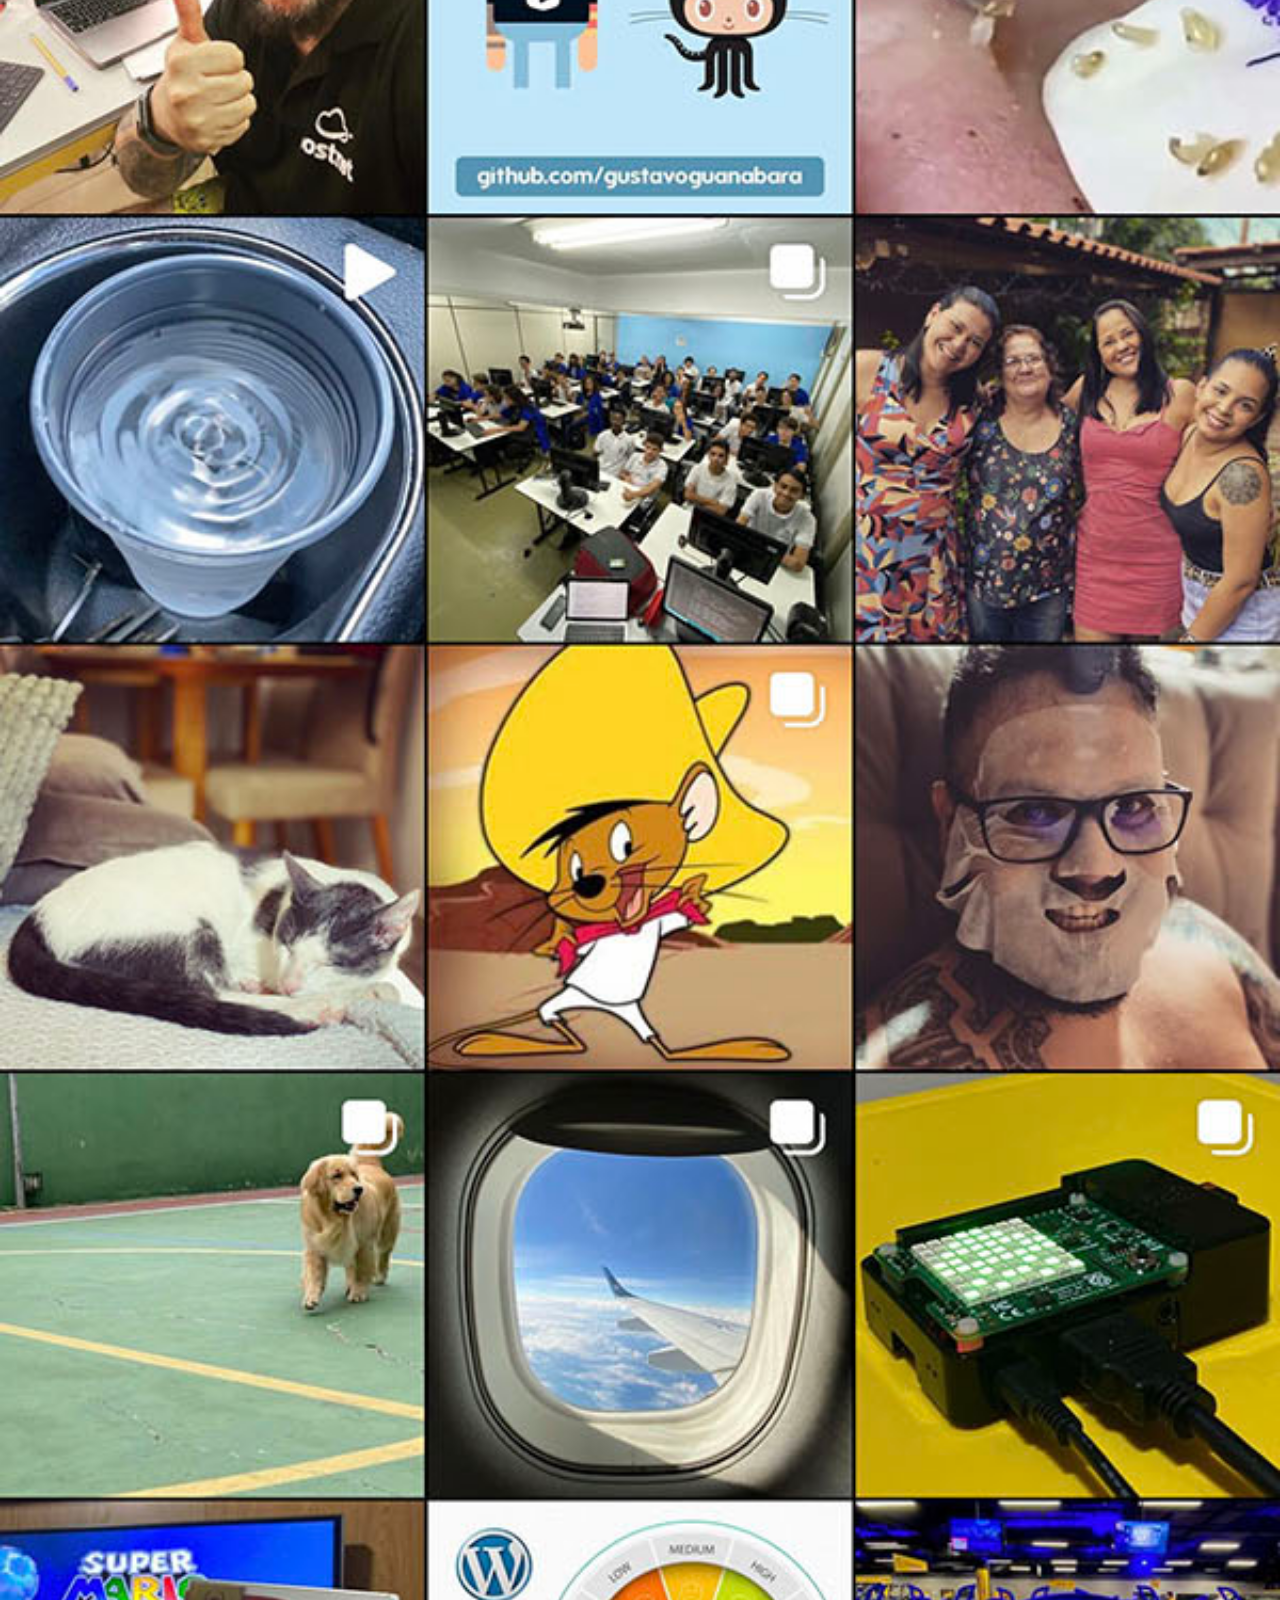
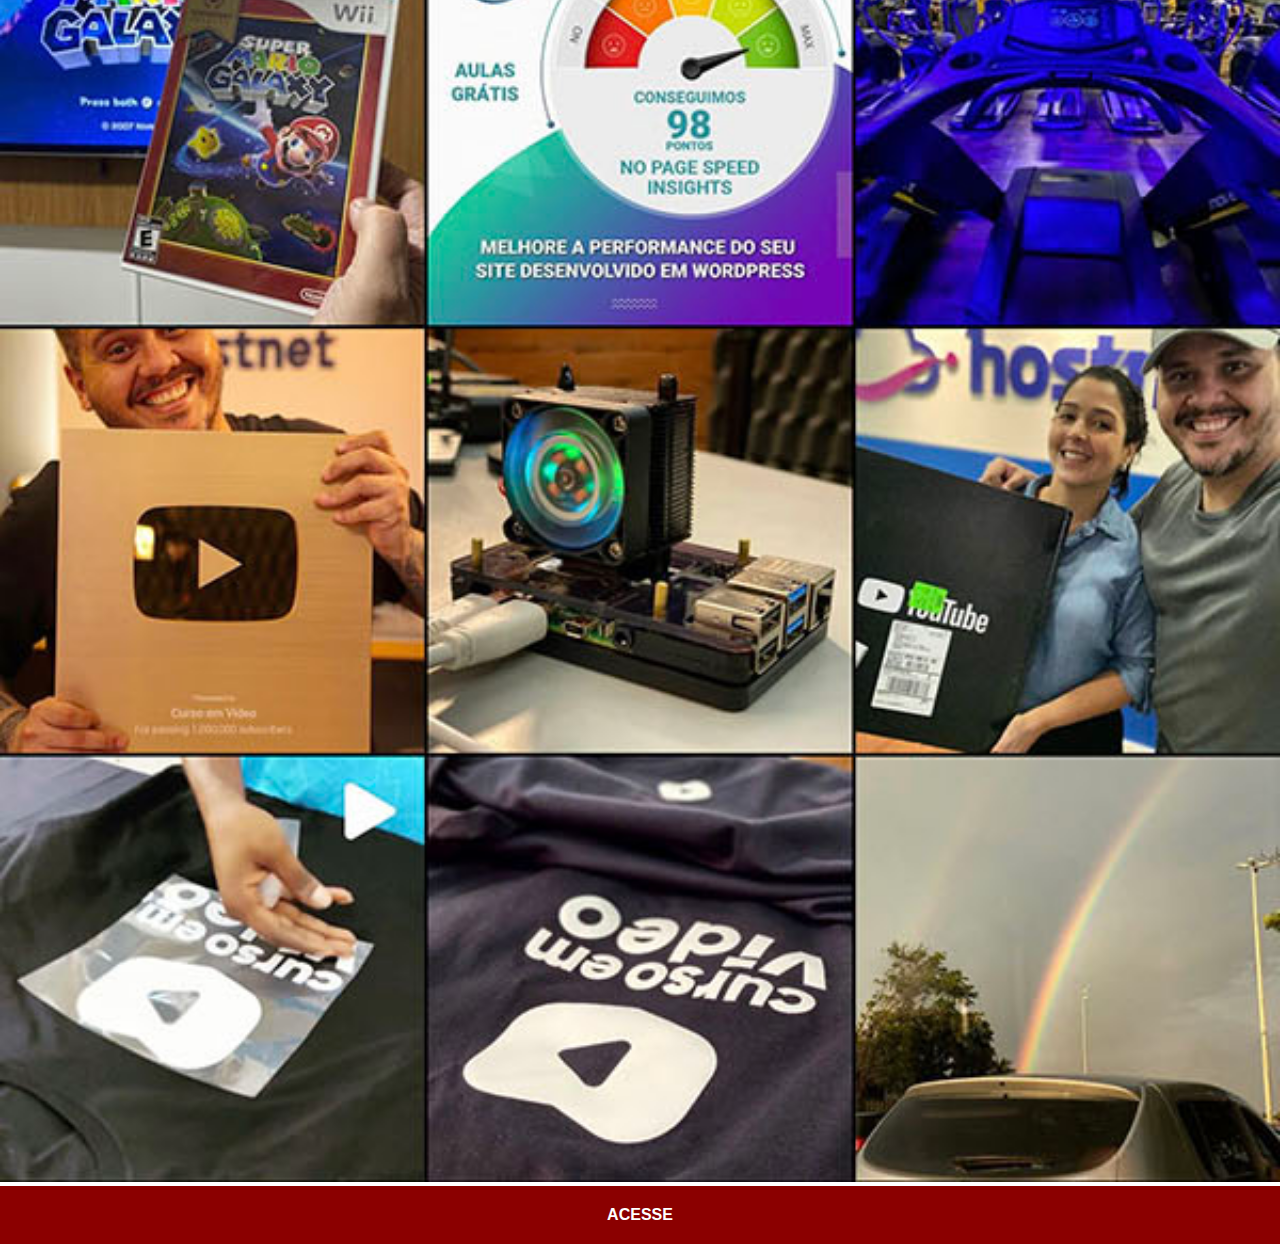
<file: instagram.html>
<!DOCTYPE html>
<html lang="pt-br">
<head>
    <meta charset="UTF-8">
    <meta name="viewport" content="width=device-width, initial-scale=1.0">
    <title>Document</title>
    <link rel="stylesheet" href="estilos/social.css">
</head>
<body>
    <img src="imagens/tela-instagram.jpg" alt="Instagram">
    <a href="https://www.instagram.com/gustavoguanabara/" target="_blank">ACESSE</a>
    
</body>
</html>
</file>
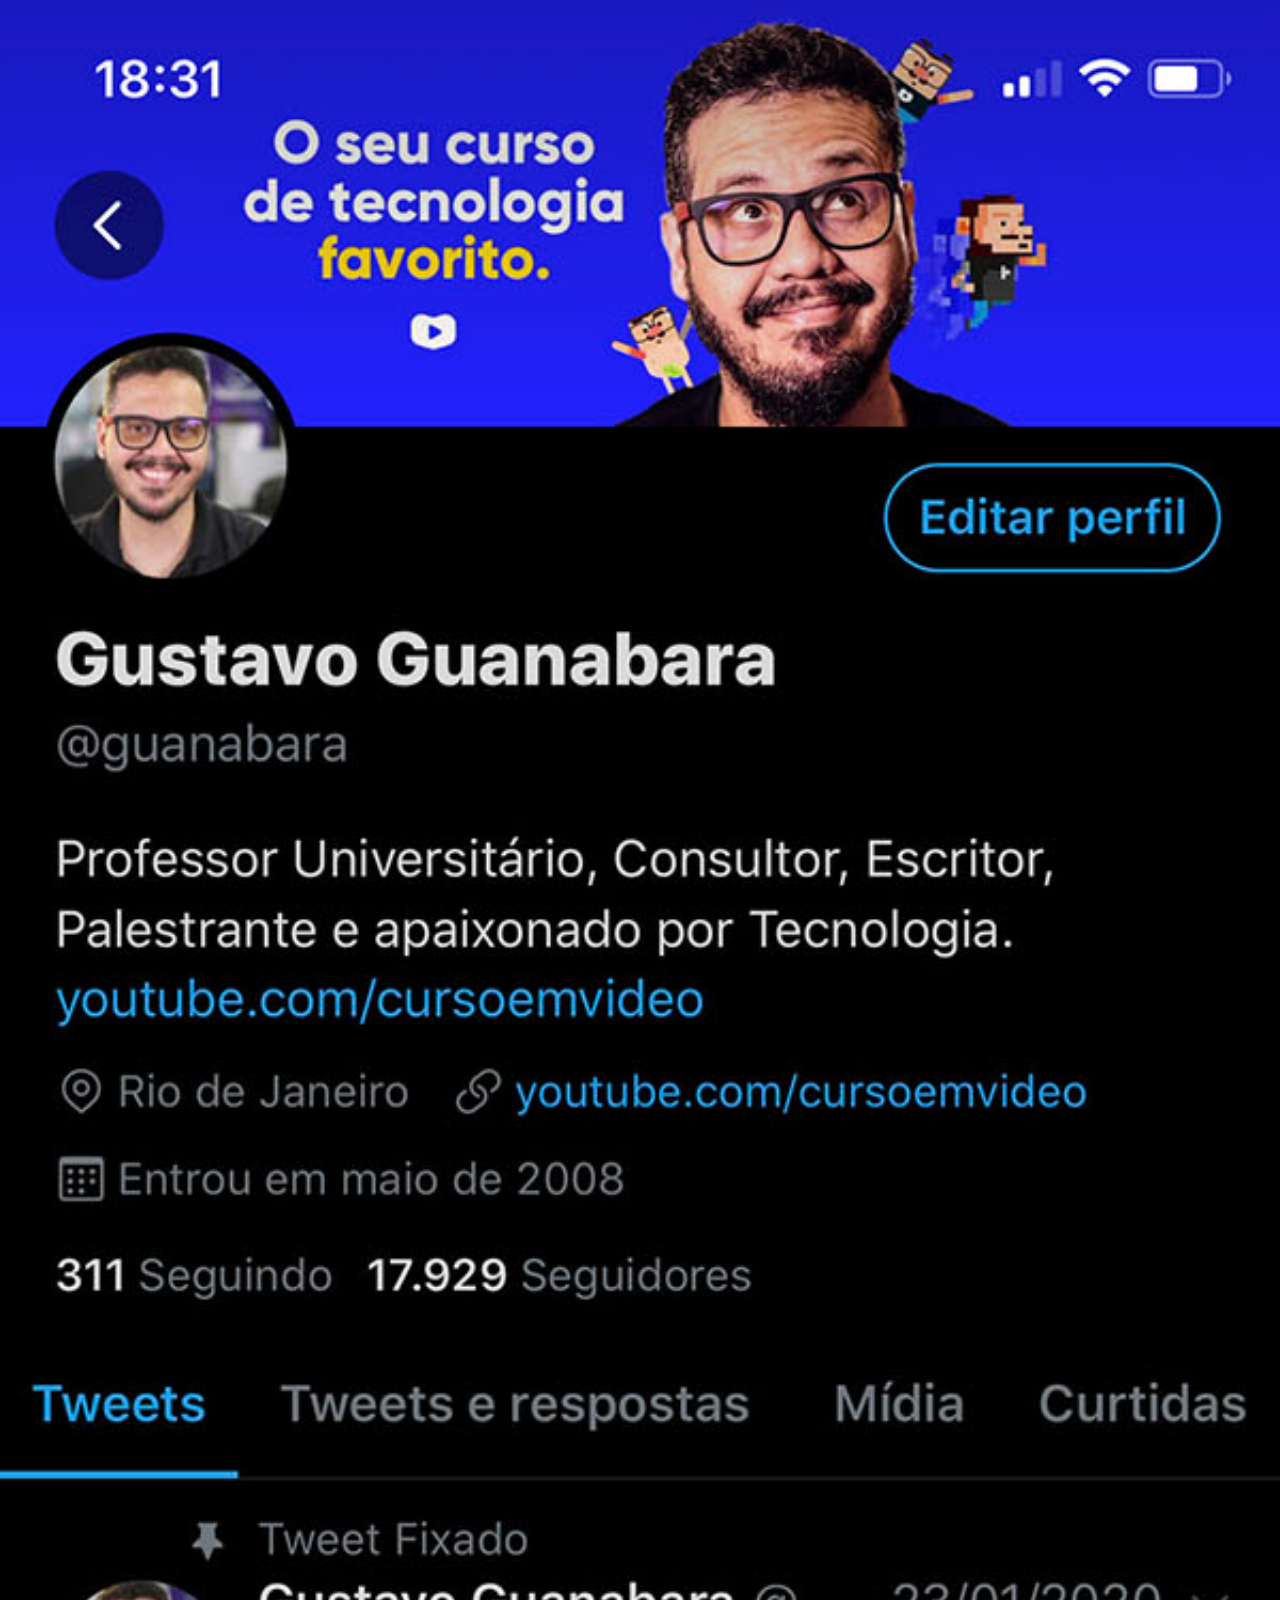
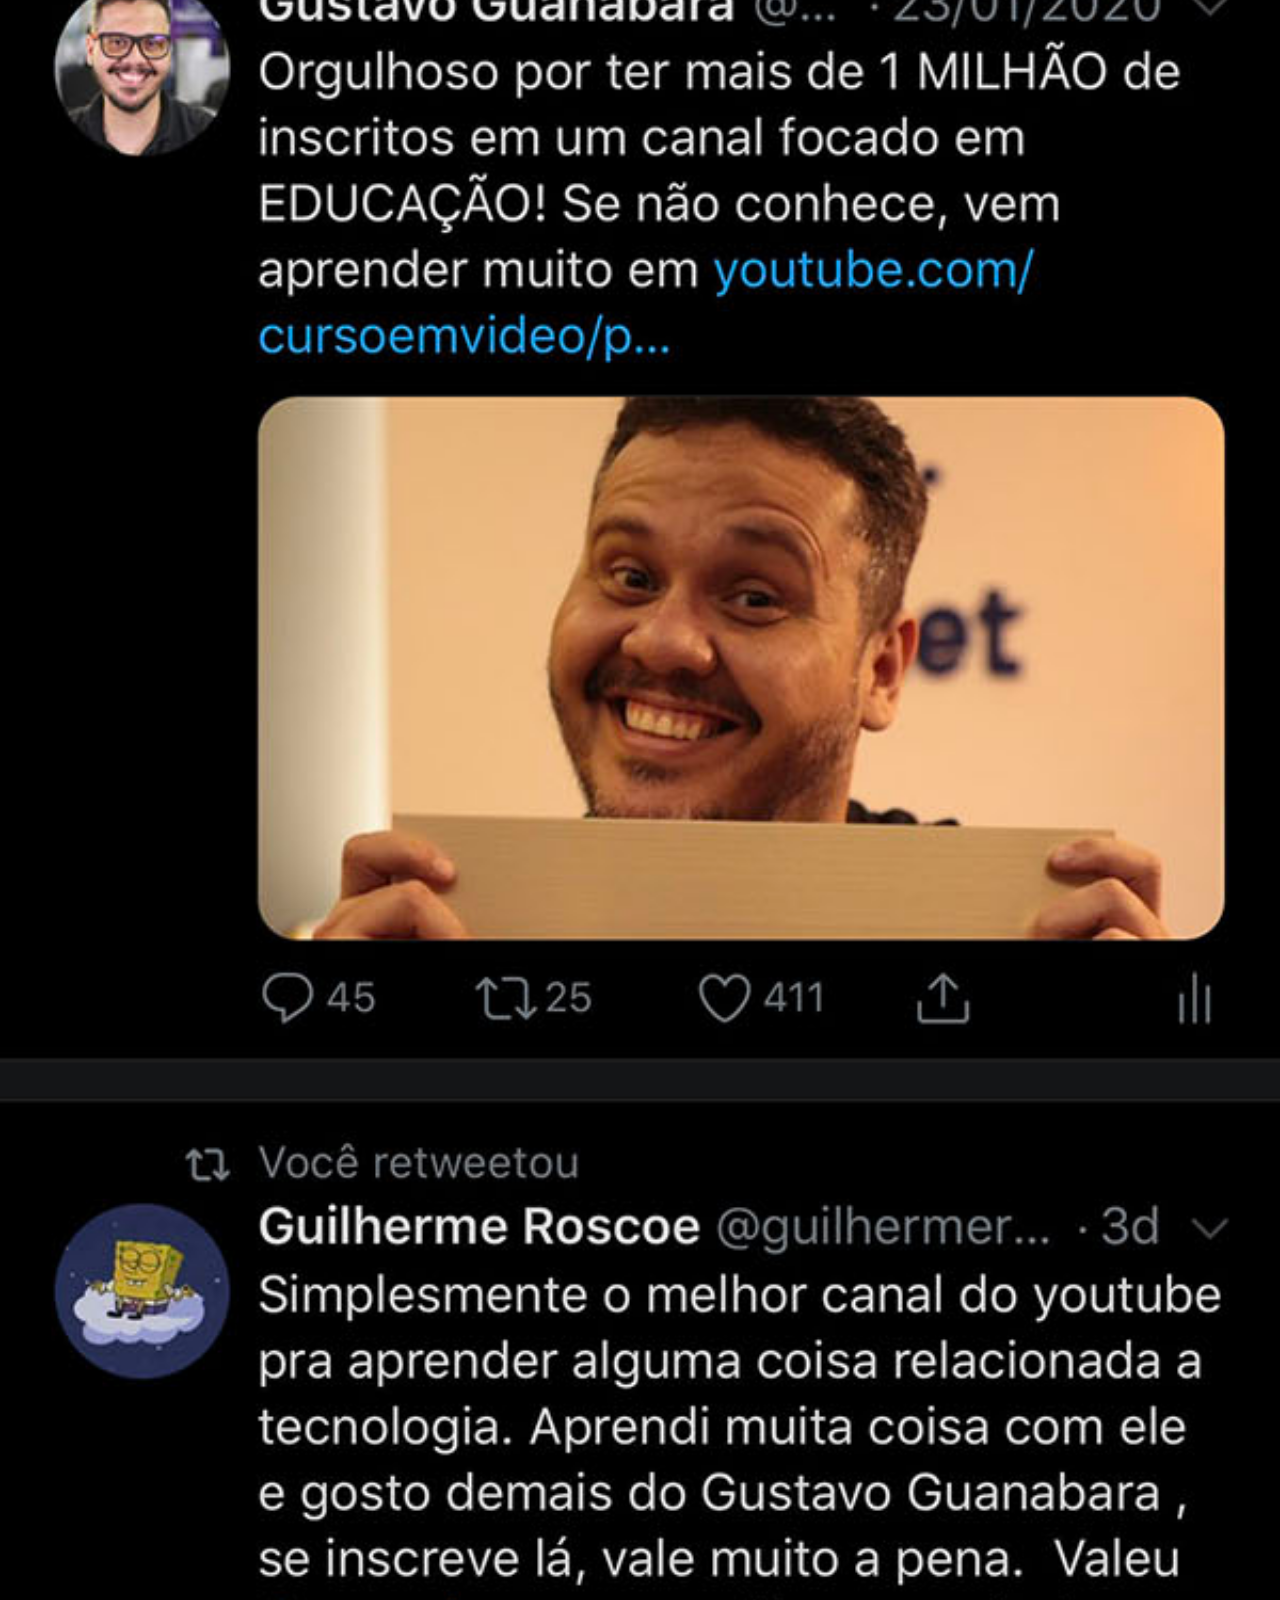
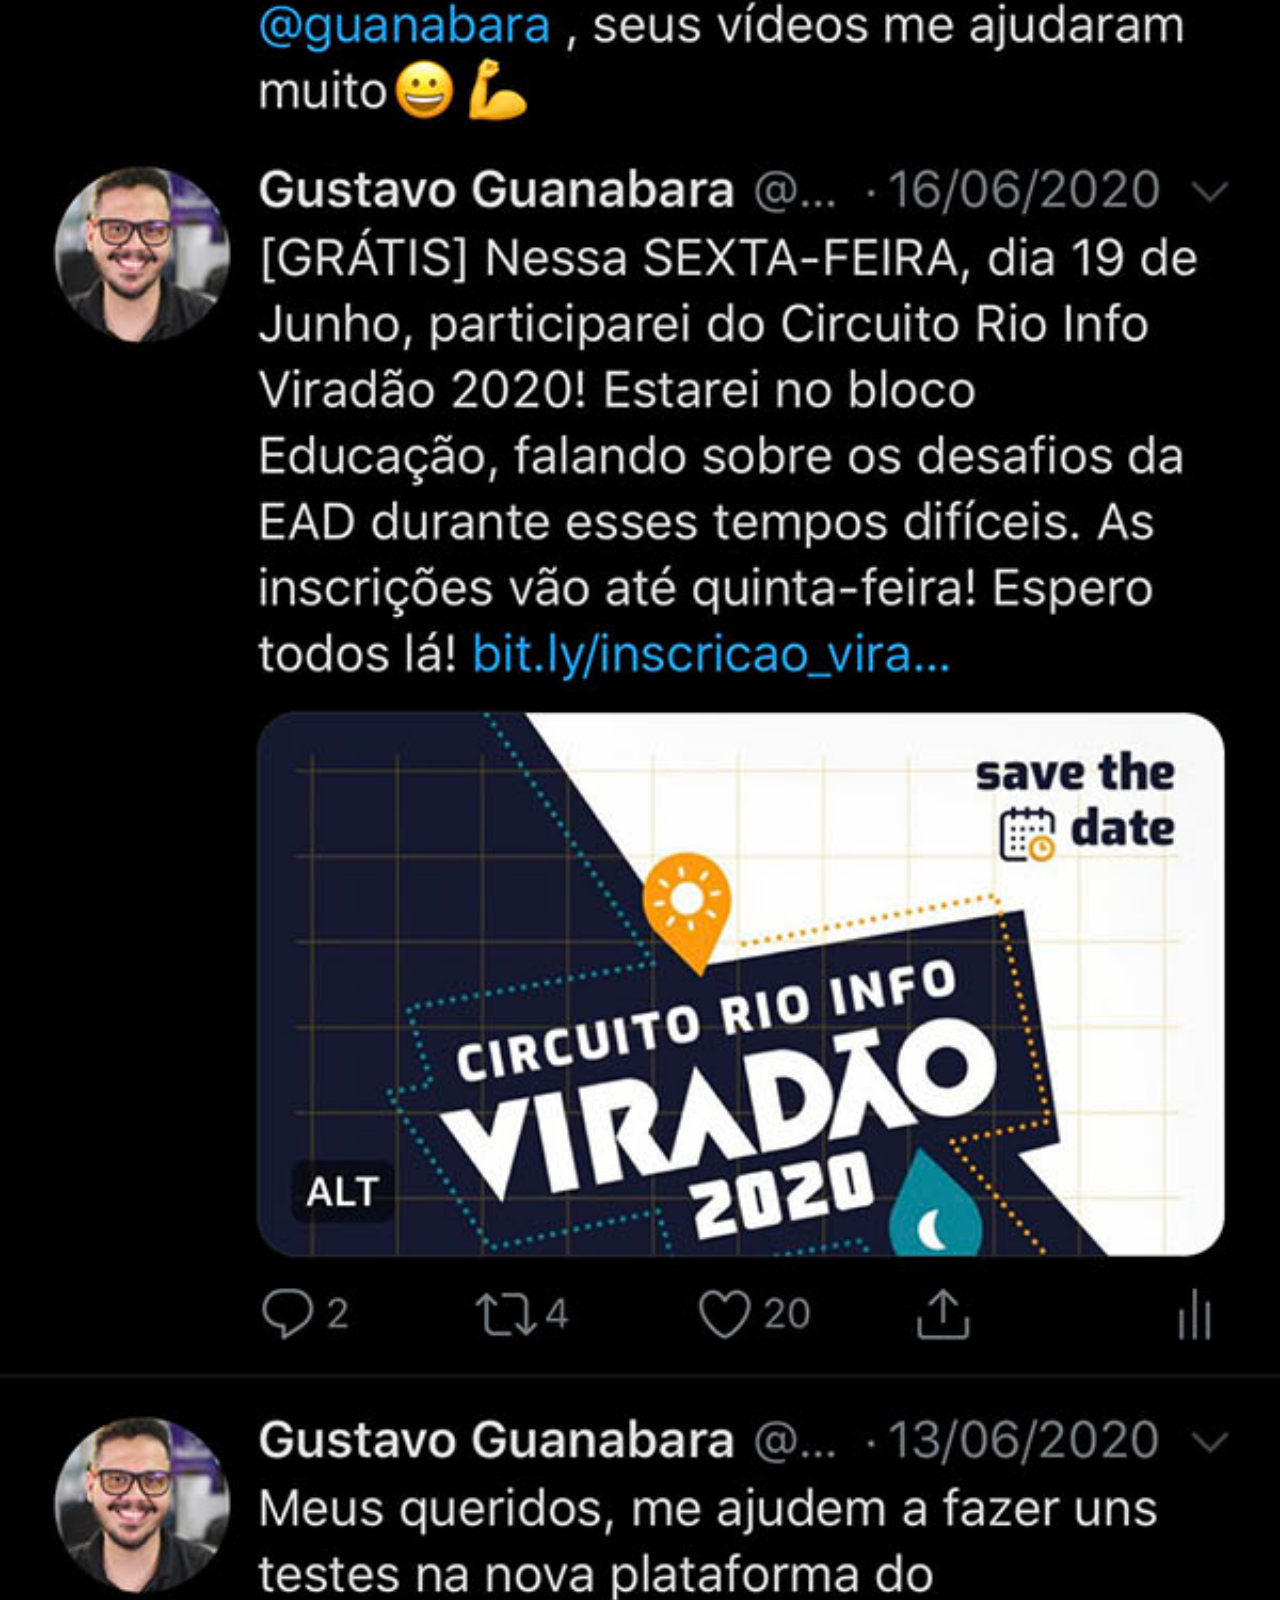
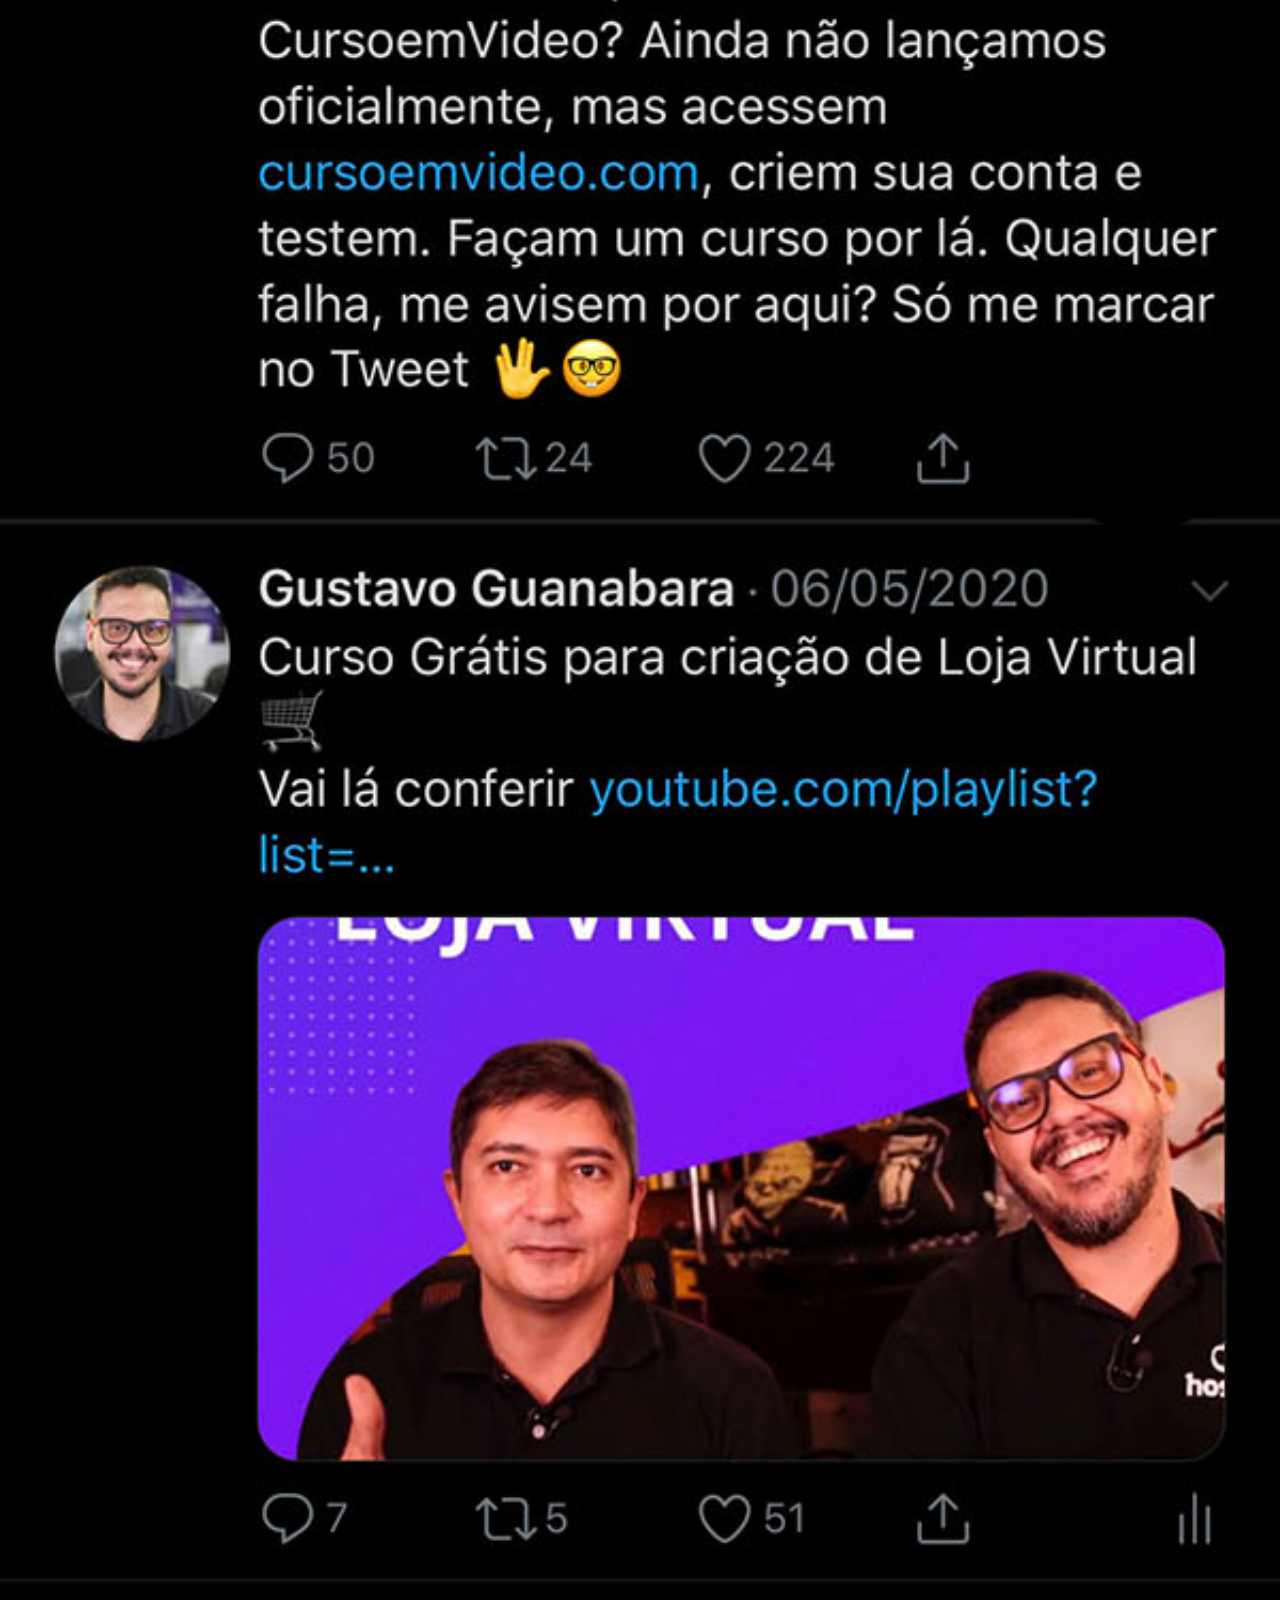
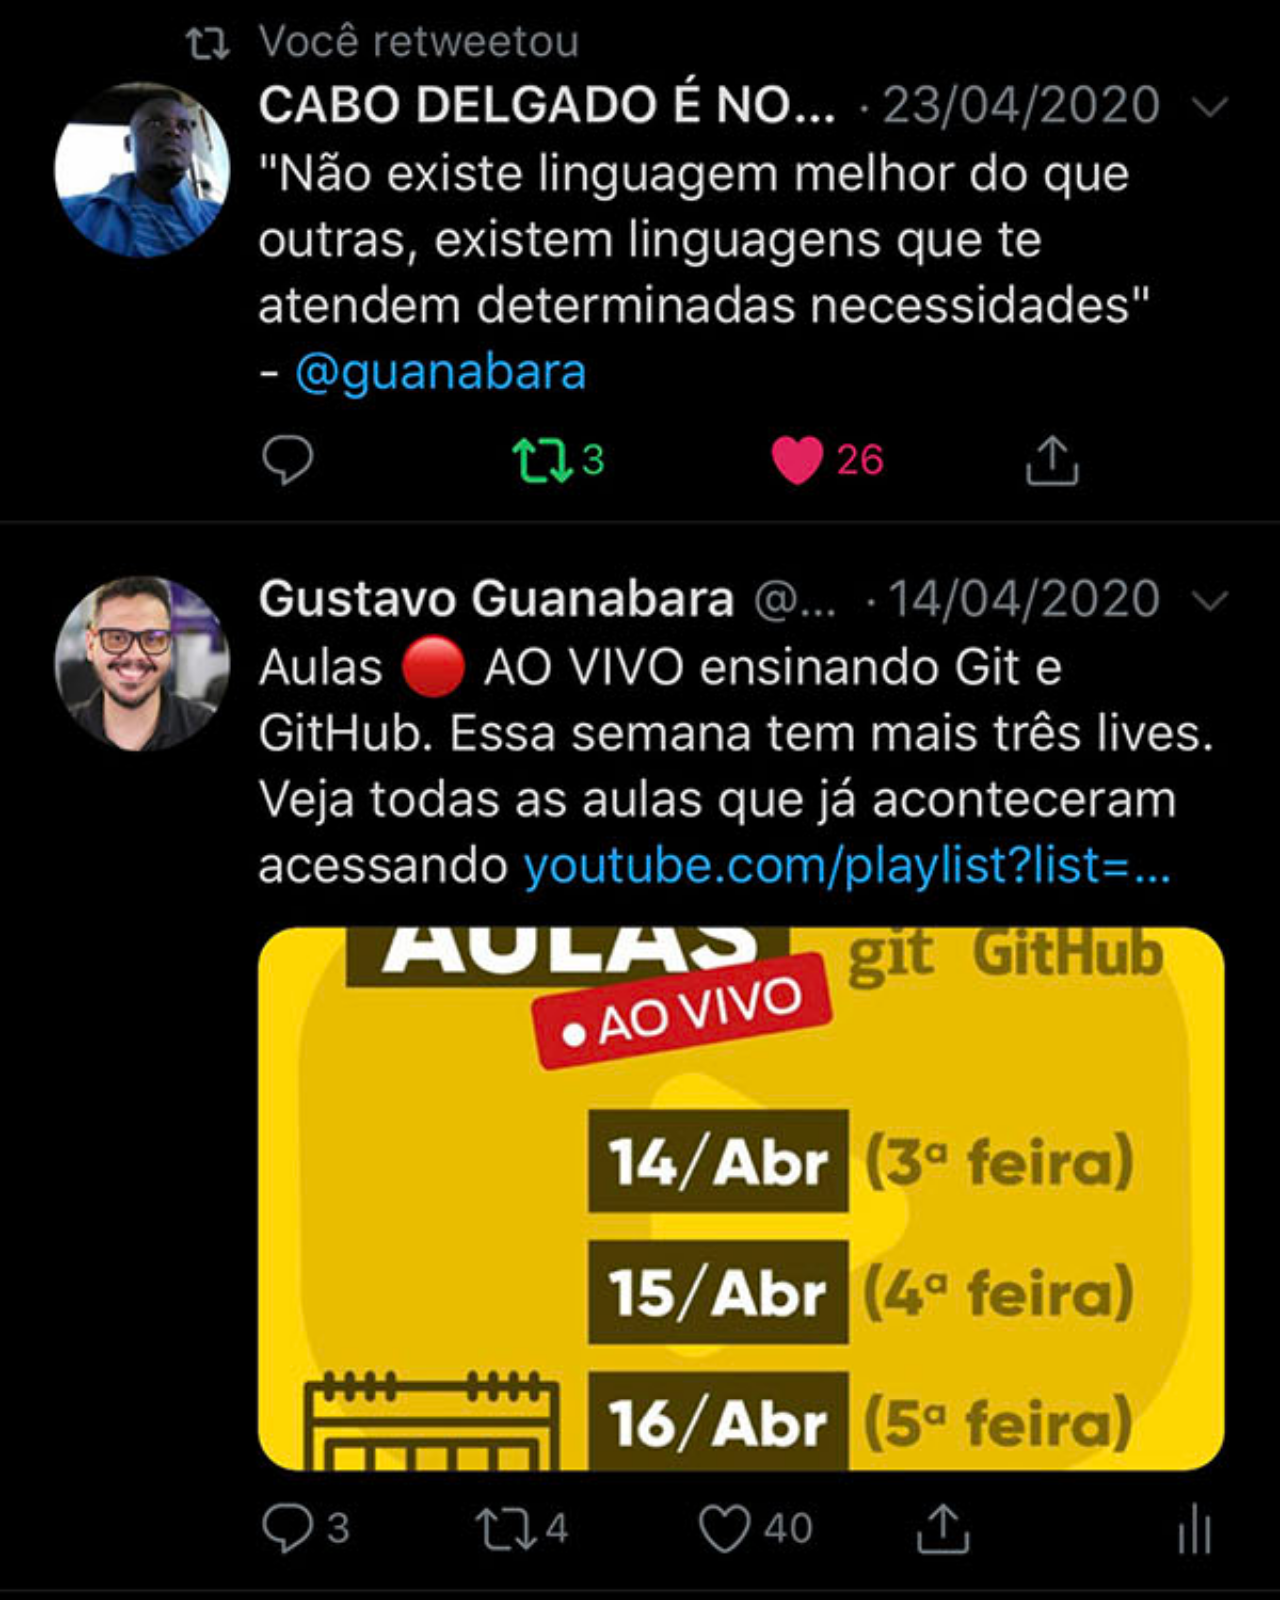
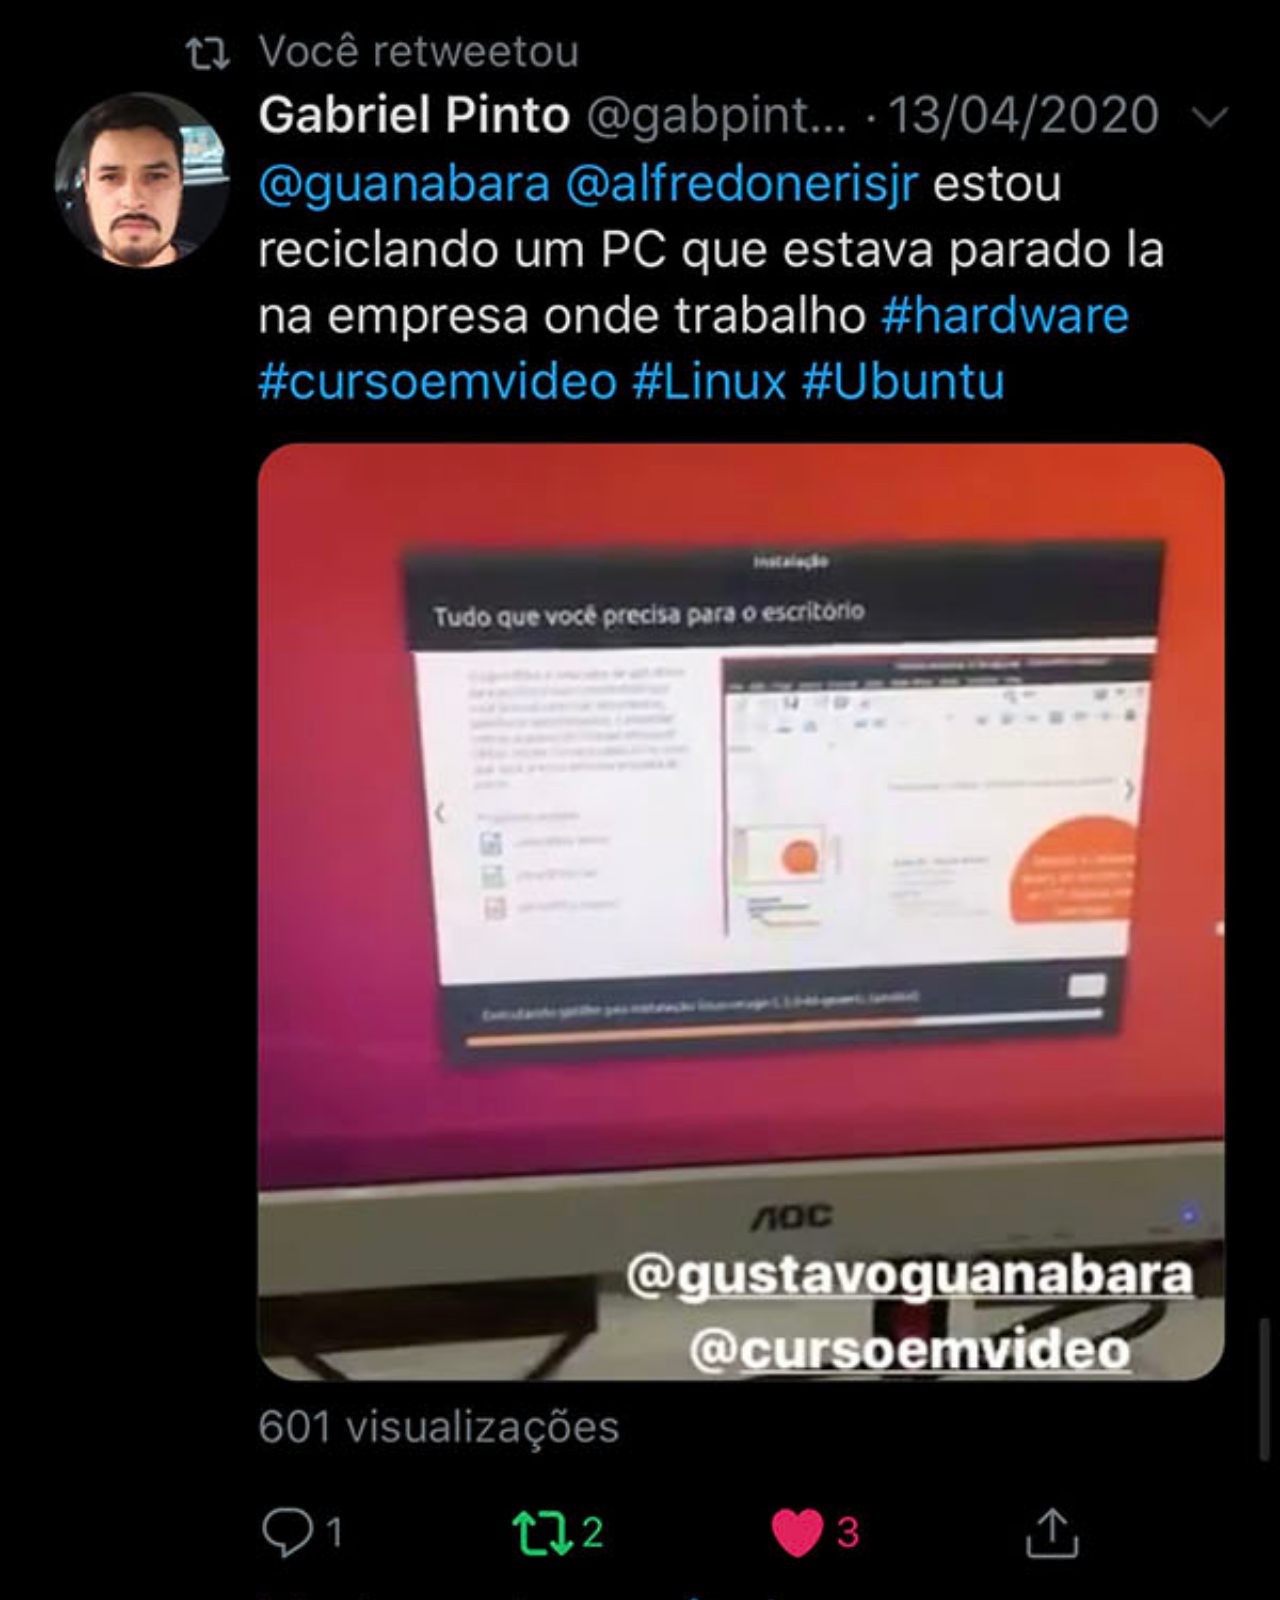
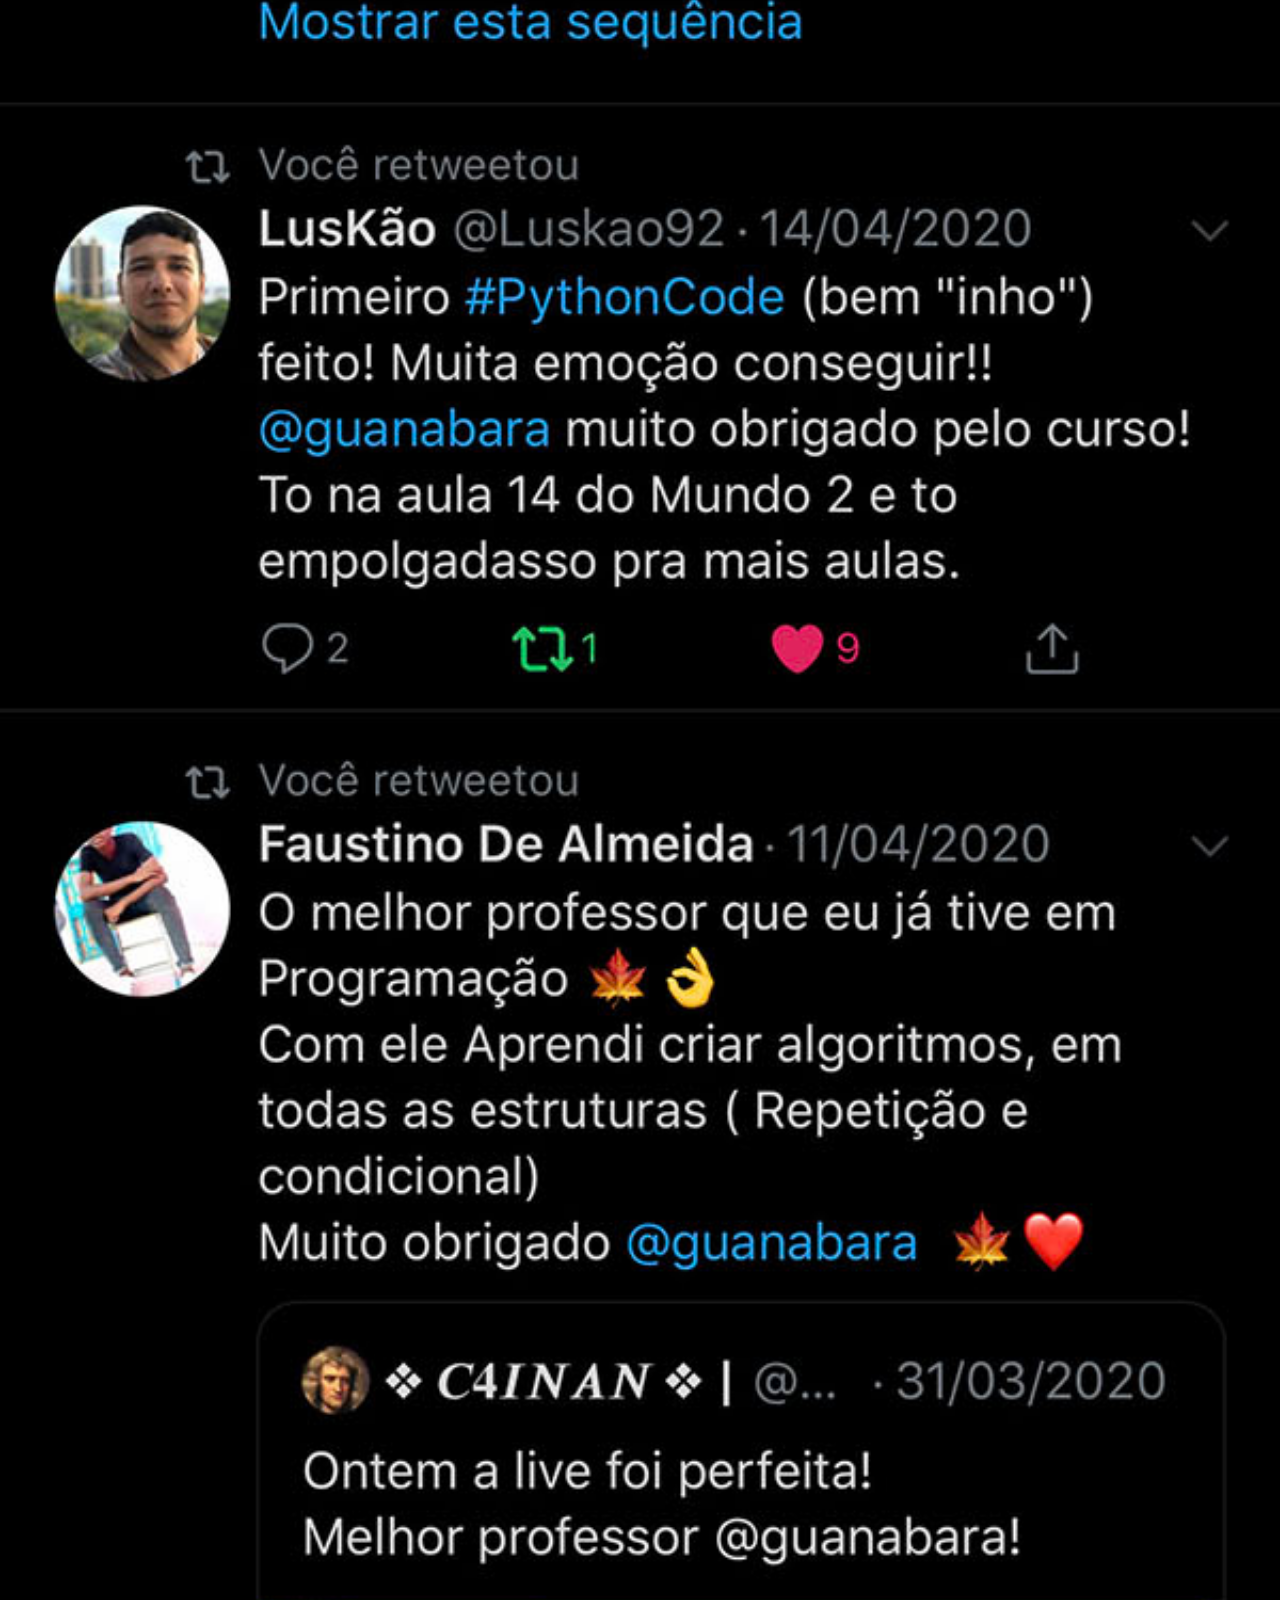
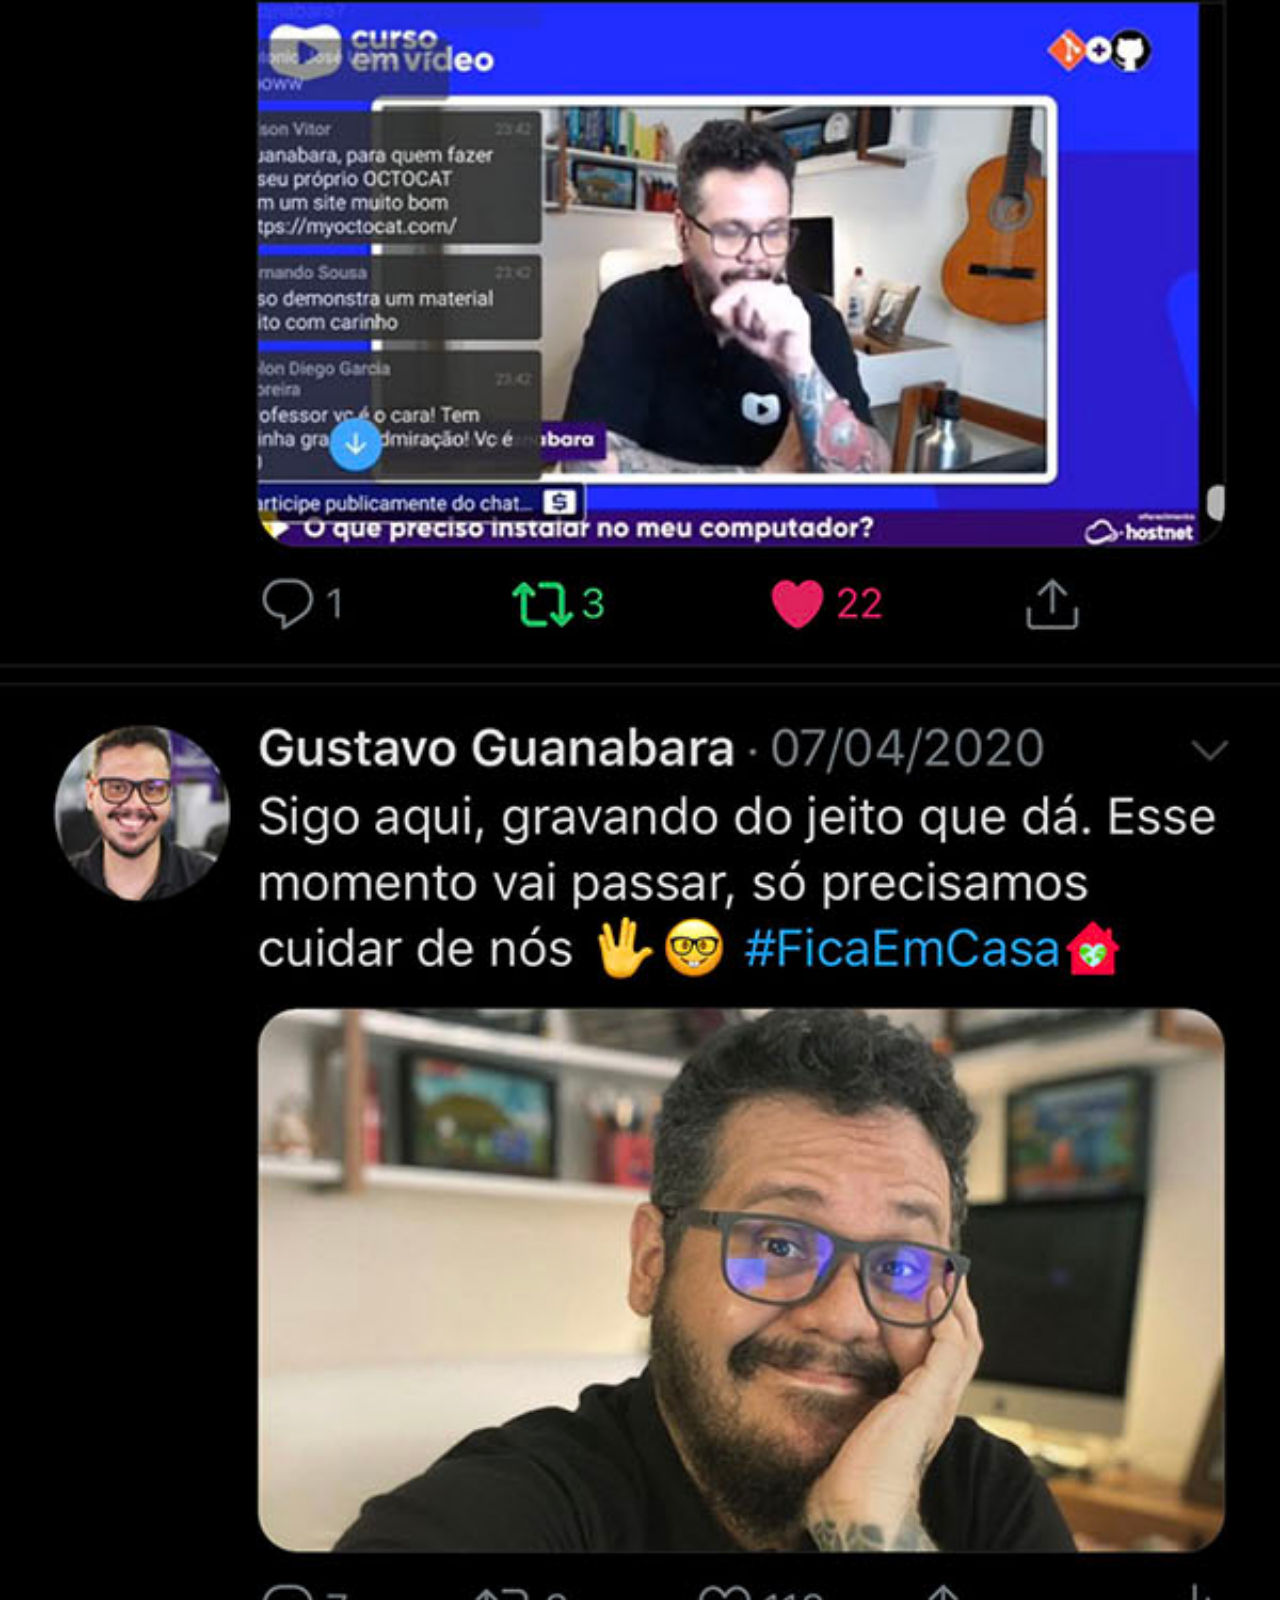
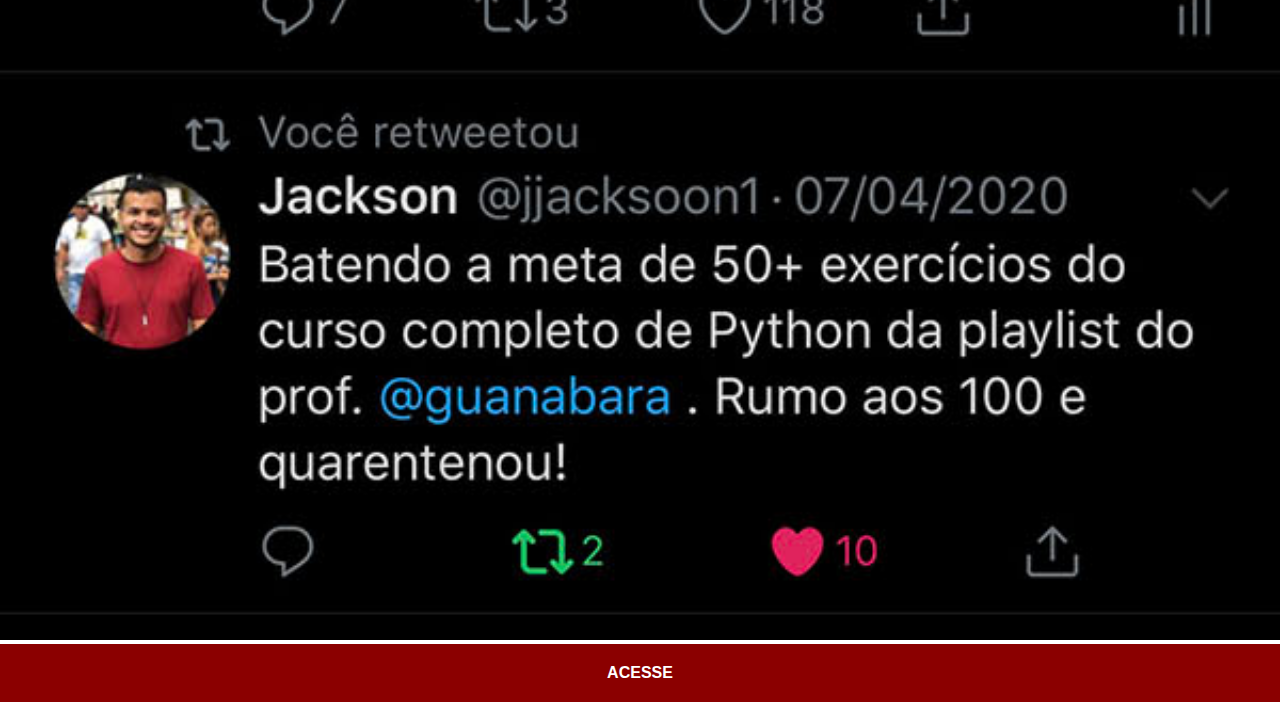
<file: twitter.html>
<!DOCTYPE html>
<html lang="pt-br">
<head>
    <meta charset="UTF-8">
    <meta name="viewport" content="width=device-width, initial-scale=1.0">
    <title>Document</title>
    <link rel="stylesheet" href="estilos/social.css">
</head>
<body>
    <img src="imagens/tela-twitter.jpg" alt="Twitter">
    <a href="https://twitter.com/guanabara" target="_blank">ACESSE</a>
    
</body>
</html>
</file>
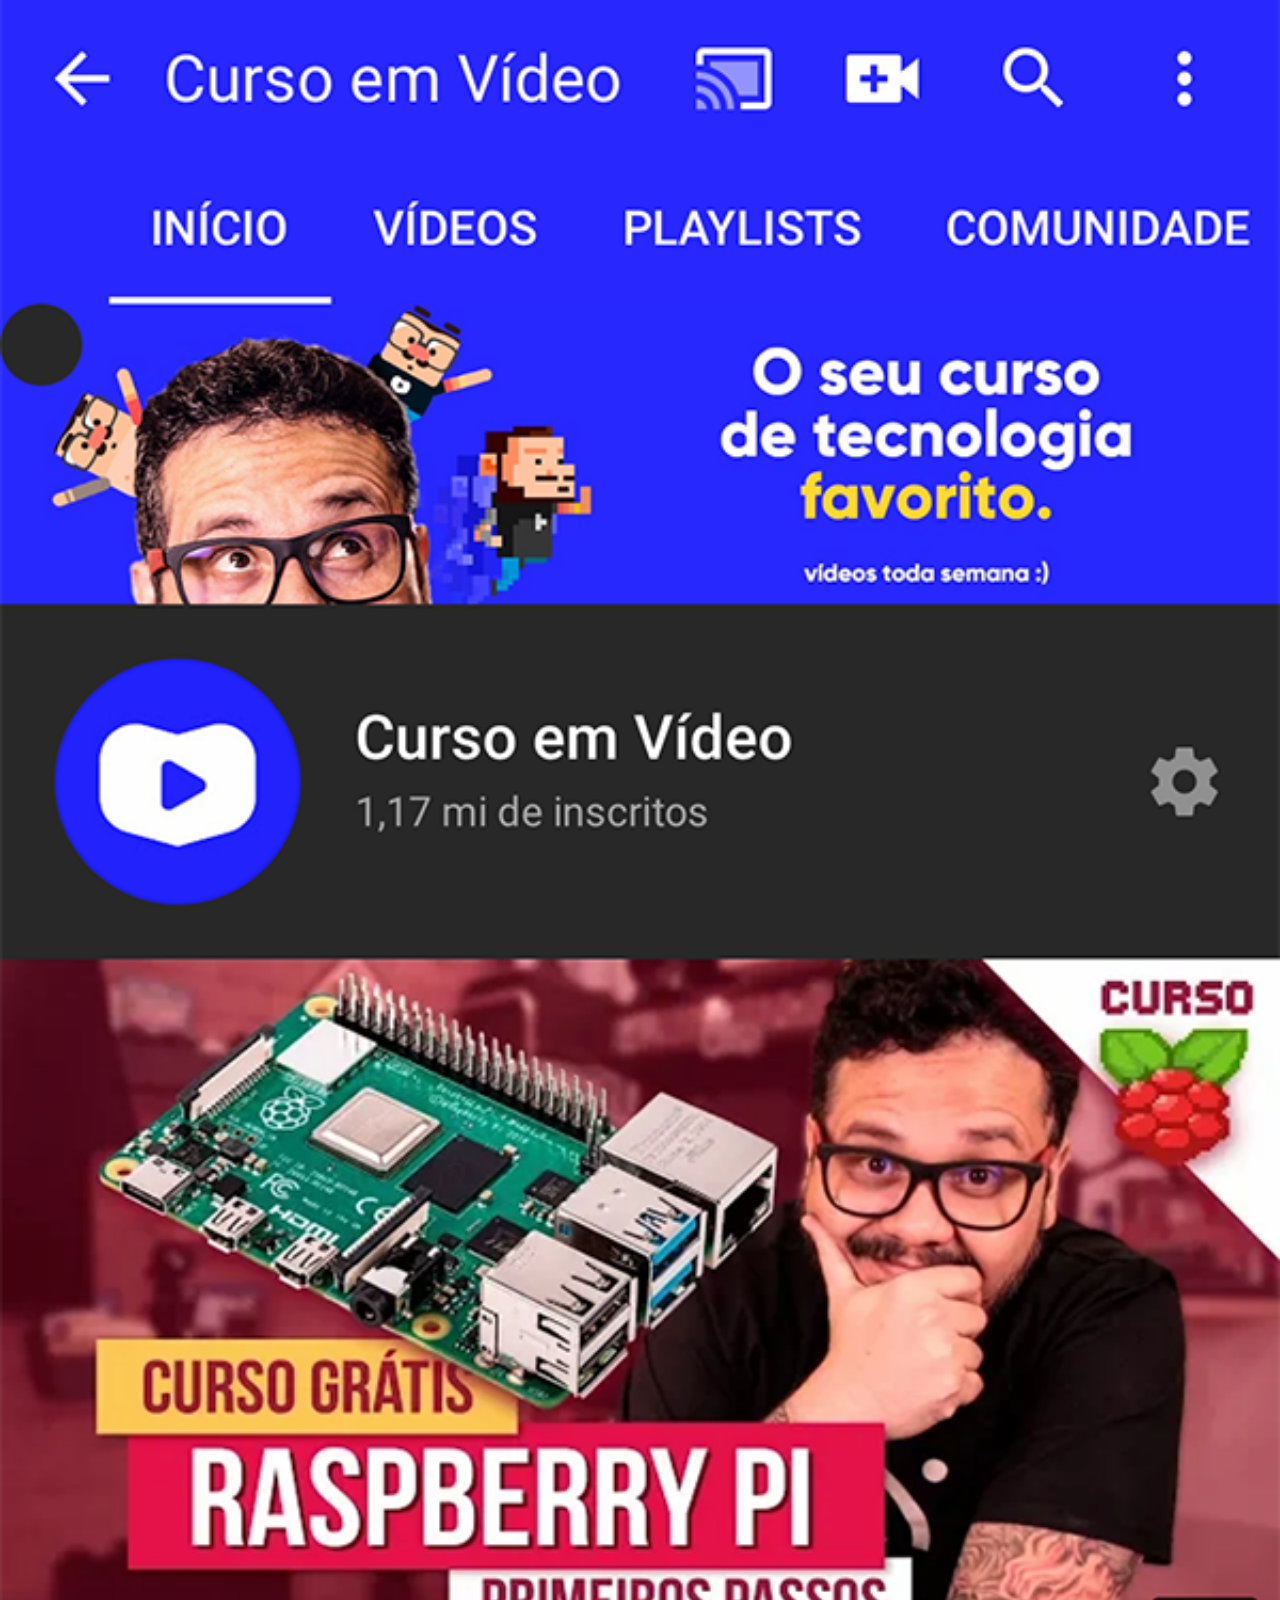
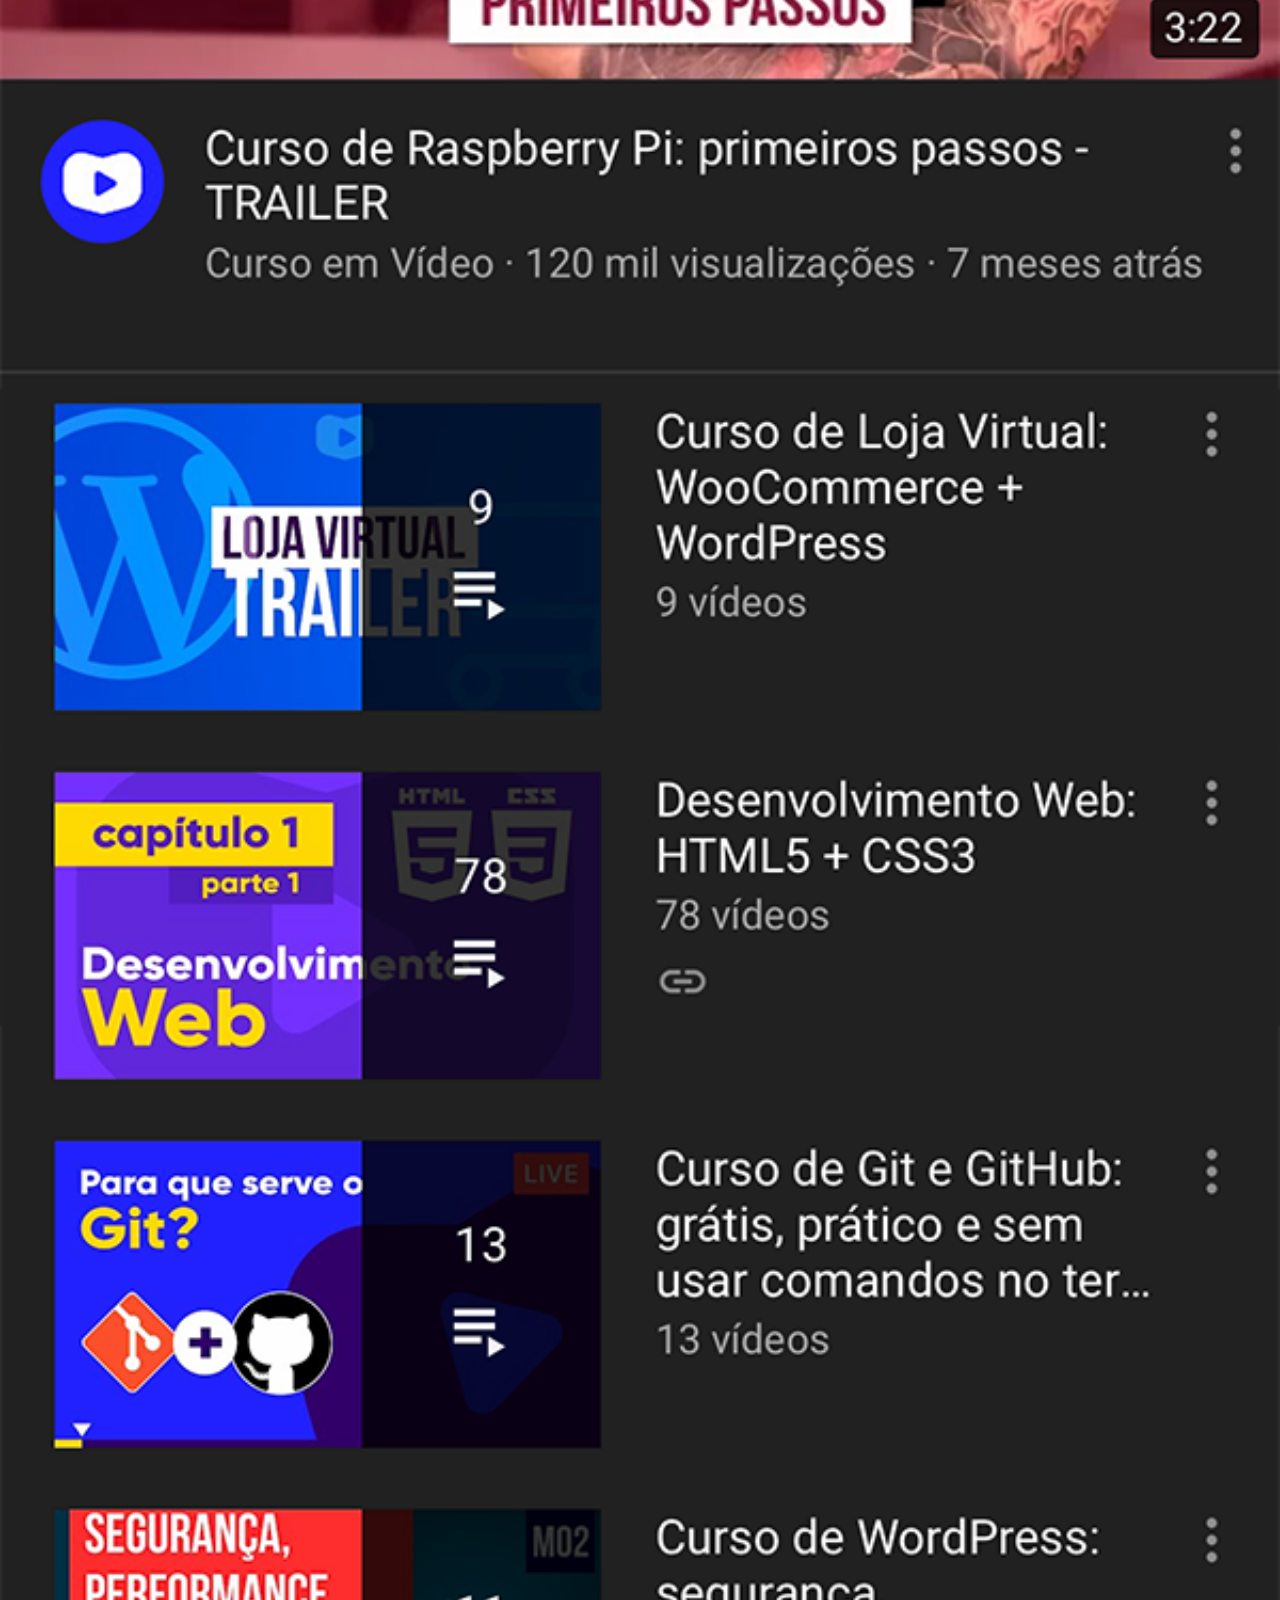
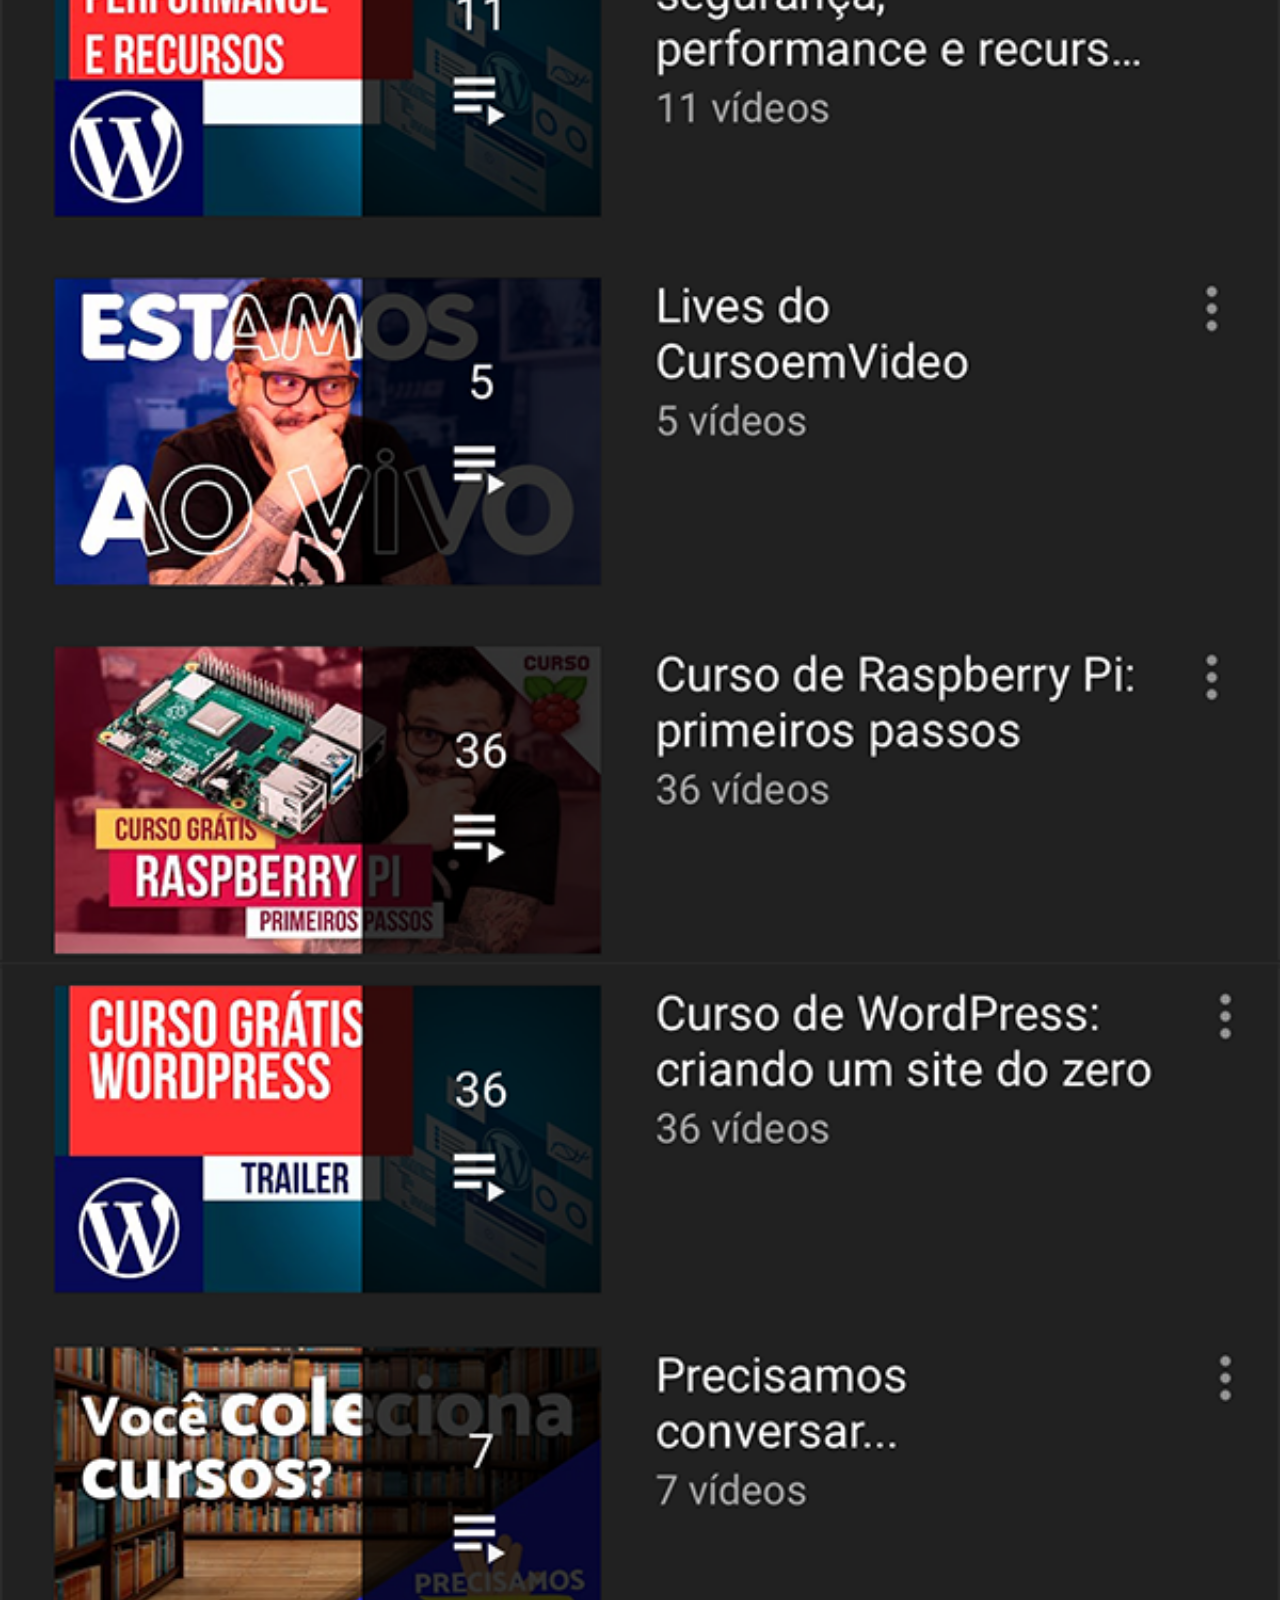
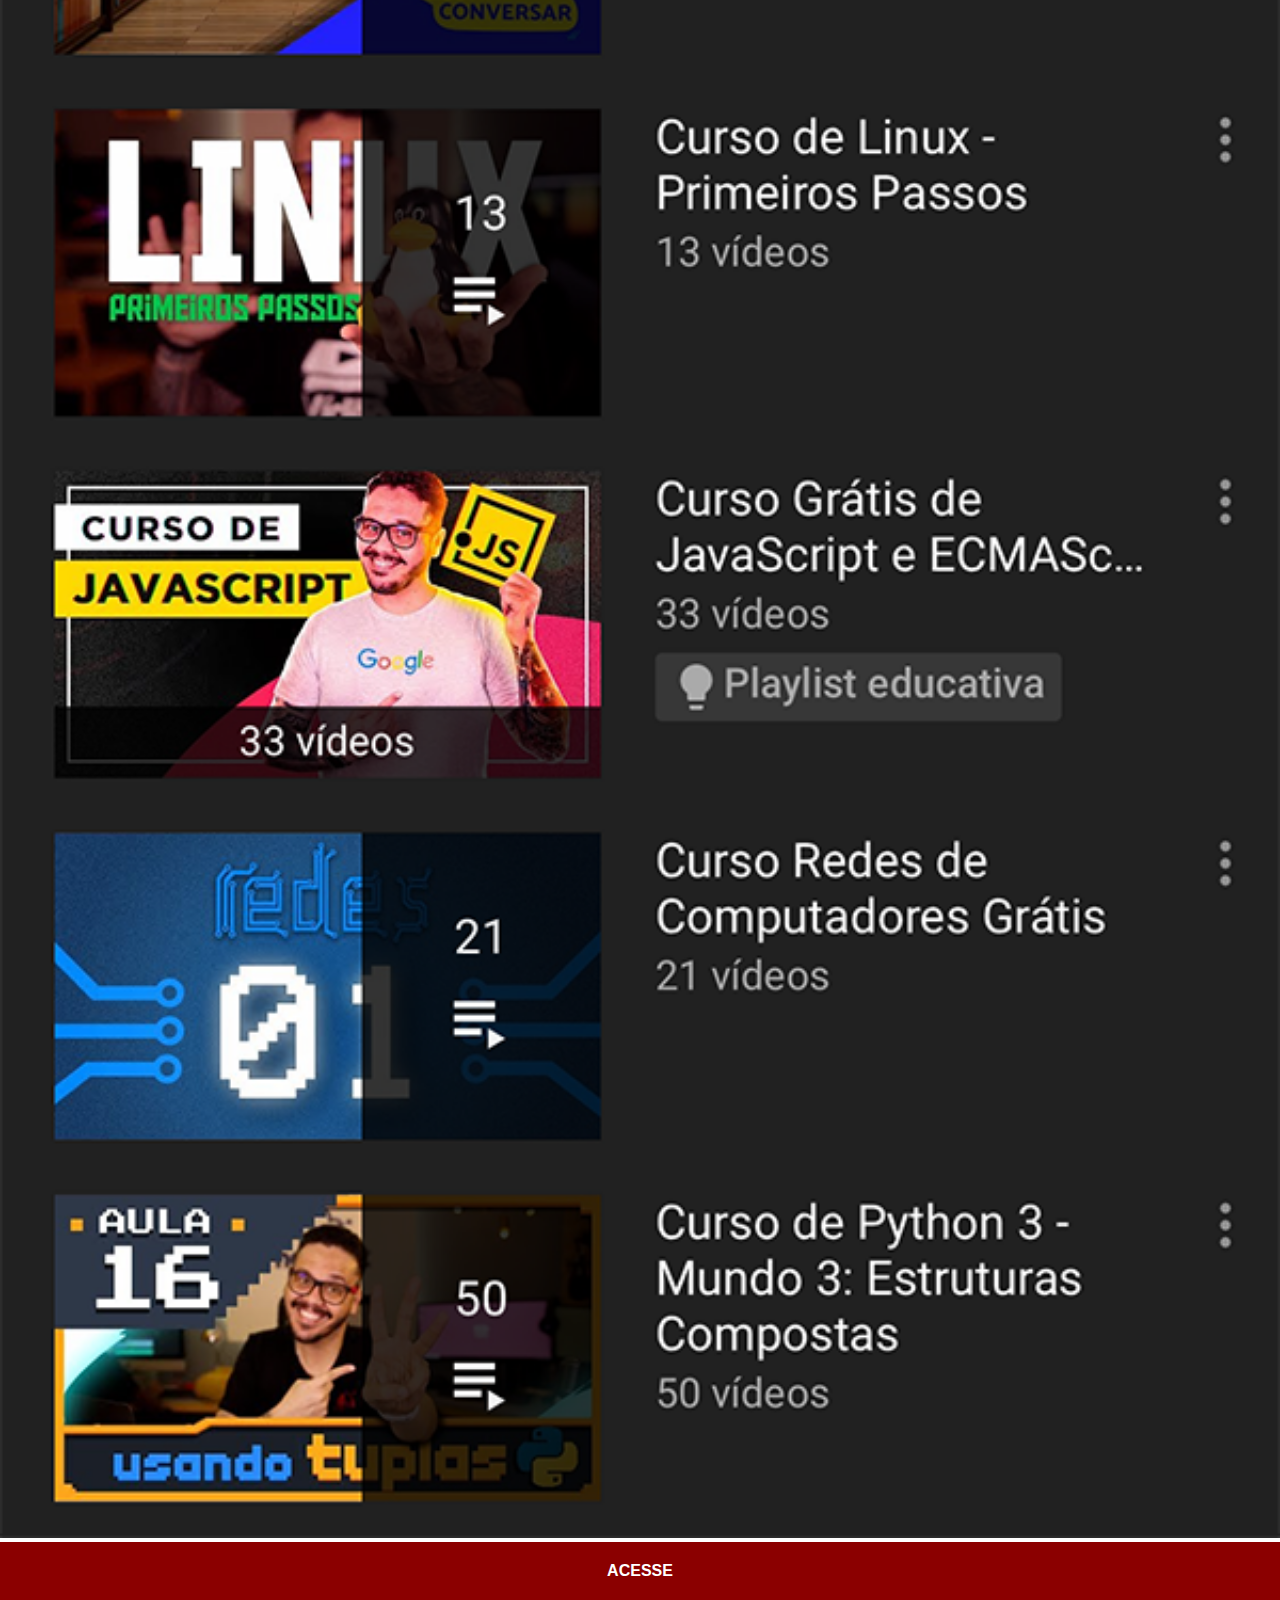
<file: youtube.html>
<!DOCTYPE html>
<html lang="pt-br">
<head>
    <meta charset="UTF-8">
    <meta name="viewport" content="width=device-width, initial-scale=1.0">
    <title>Document</title>
    <link rel="stylesheet" href="estilos/social.css">
</head>
<body>
    <img src="imagens/tela-youtube.png" alt="Youtube">
    <a href="https://www.youtube.com/@CursoemVideo/playlists" target="_blank">ACESSE</a>
    
</body>
</html>
</file>
<file: estilos/social.css>
@charset "UTF-8";

*{
    padding: 0px;
    margin: 0px;
    font-family: Arial, Helvetica, sans-serif;
}
::-webkit-scrollbar{
    width: 0px;
    height: 0px;
}
img{
    width: 100vw;
}
a{
    display: block;
    background-color: darkred;
    color: white;
    padding: 20px;
    text-align: center;
    font-weight: bolder;
    text-decoration: none;
}
a:hover{
    background-color: rgb(170, 0, 0);

}
</file>
